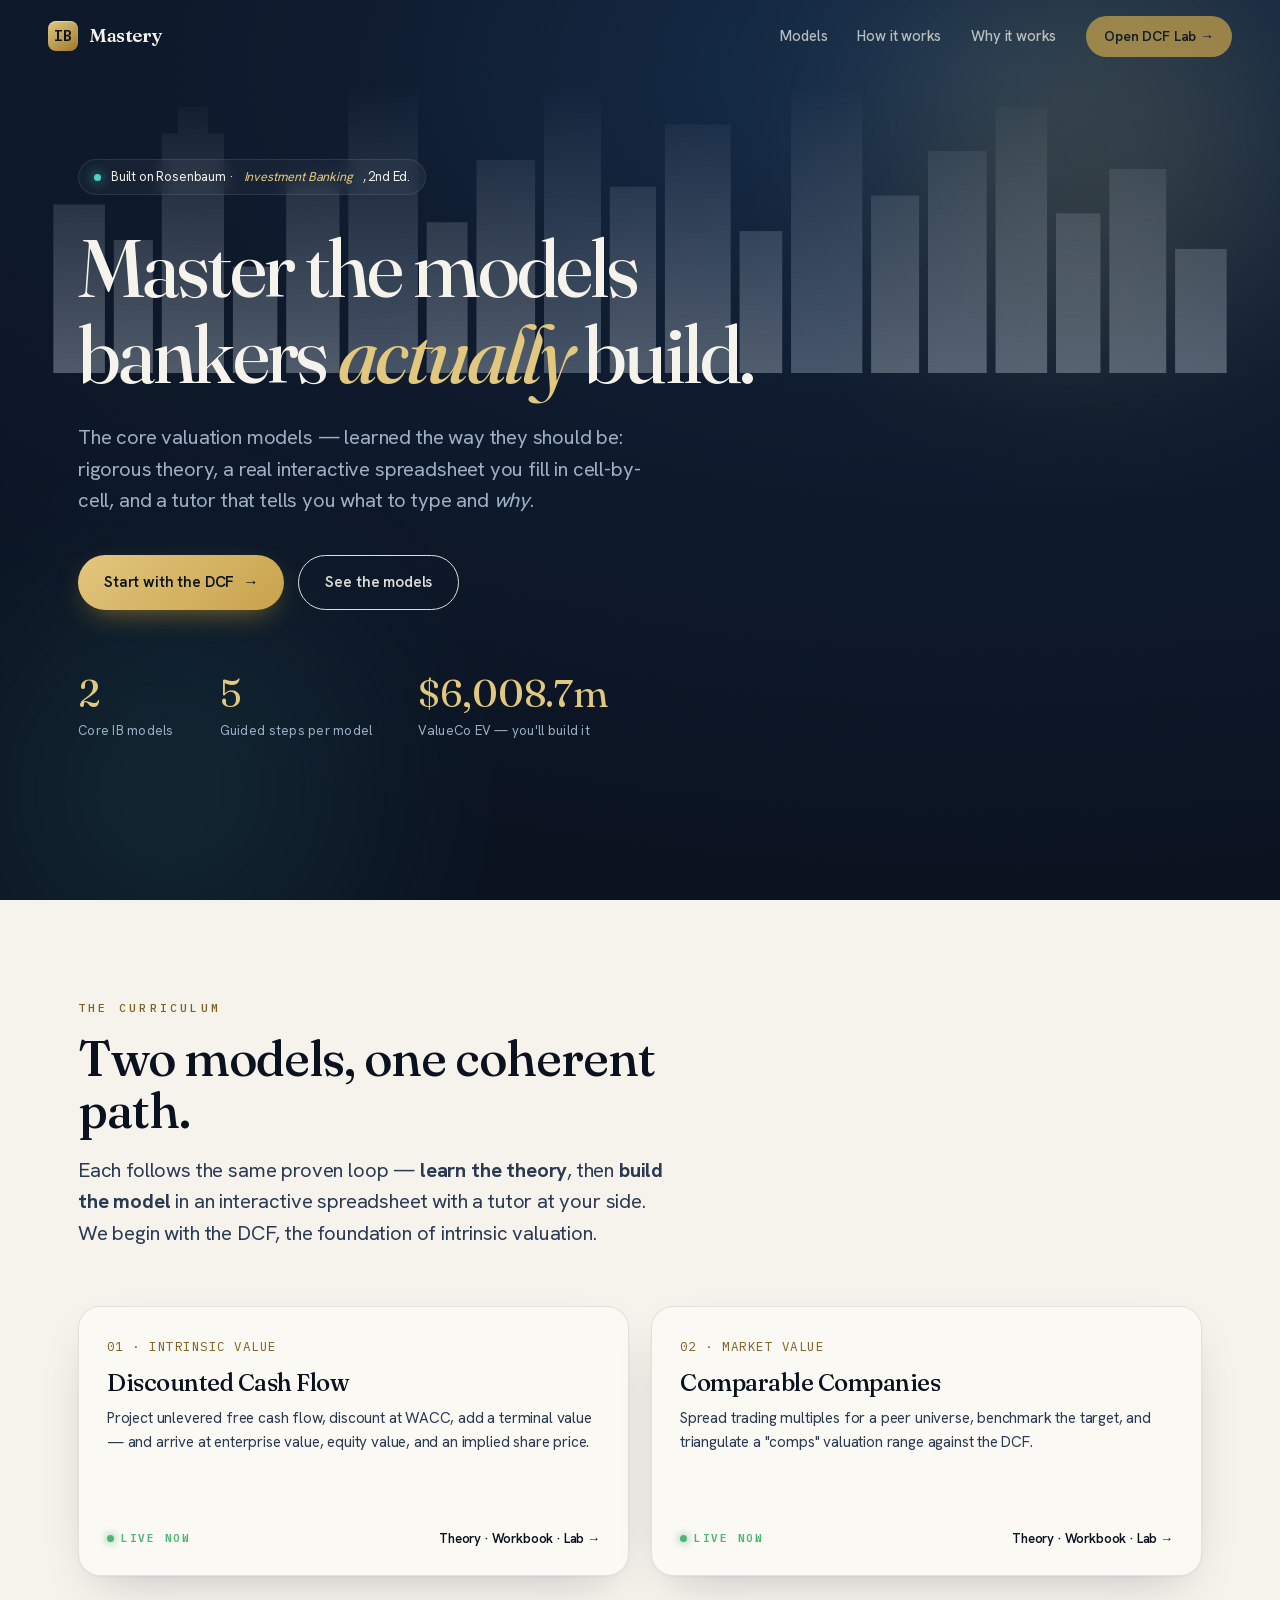
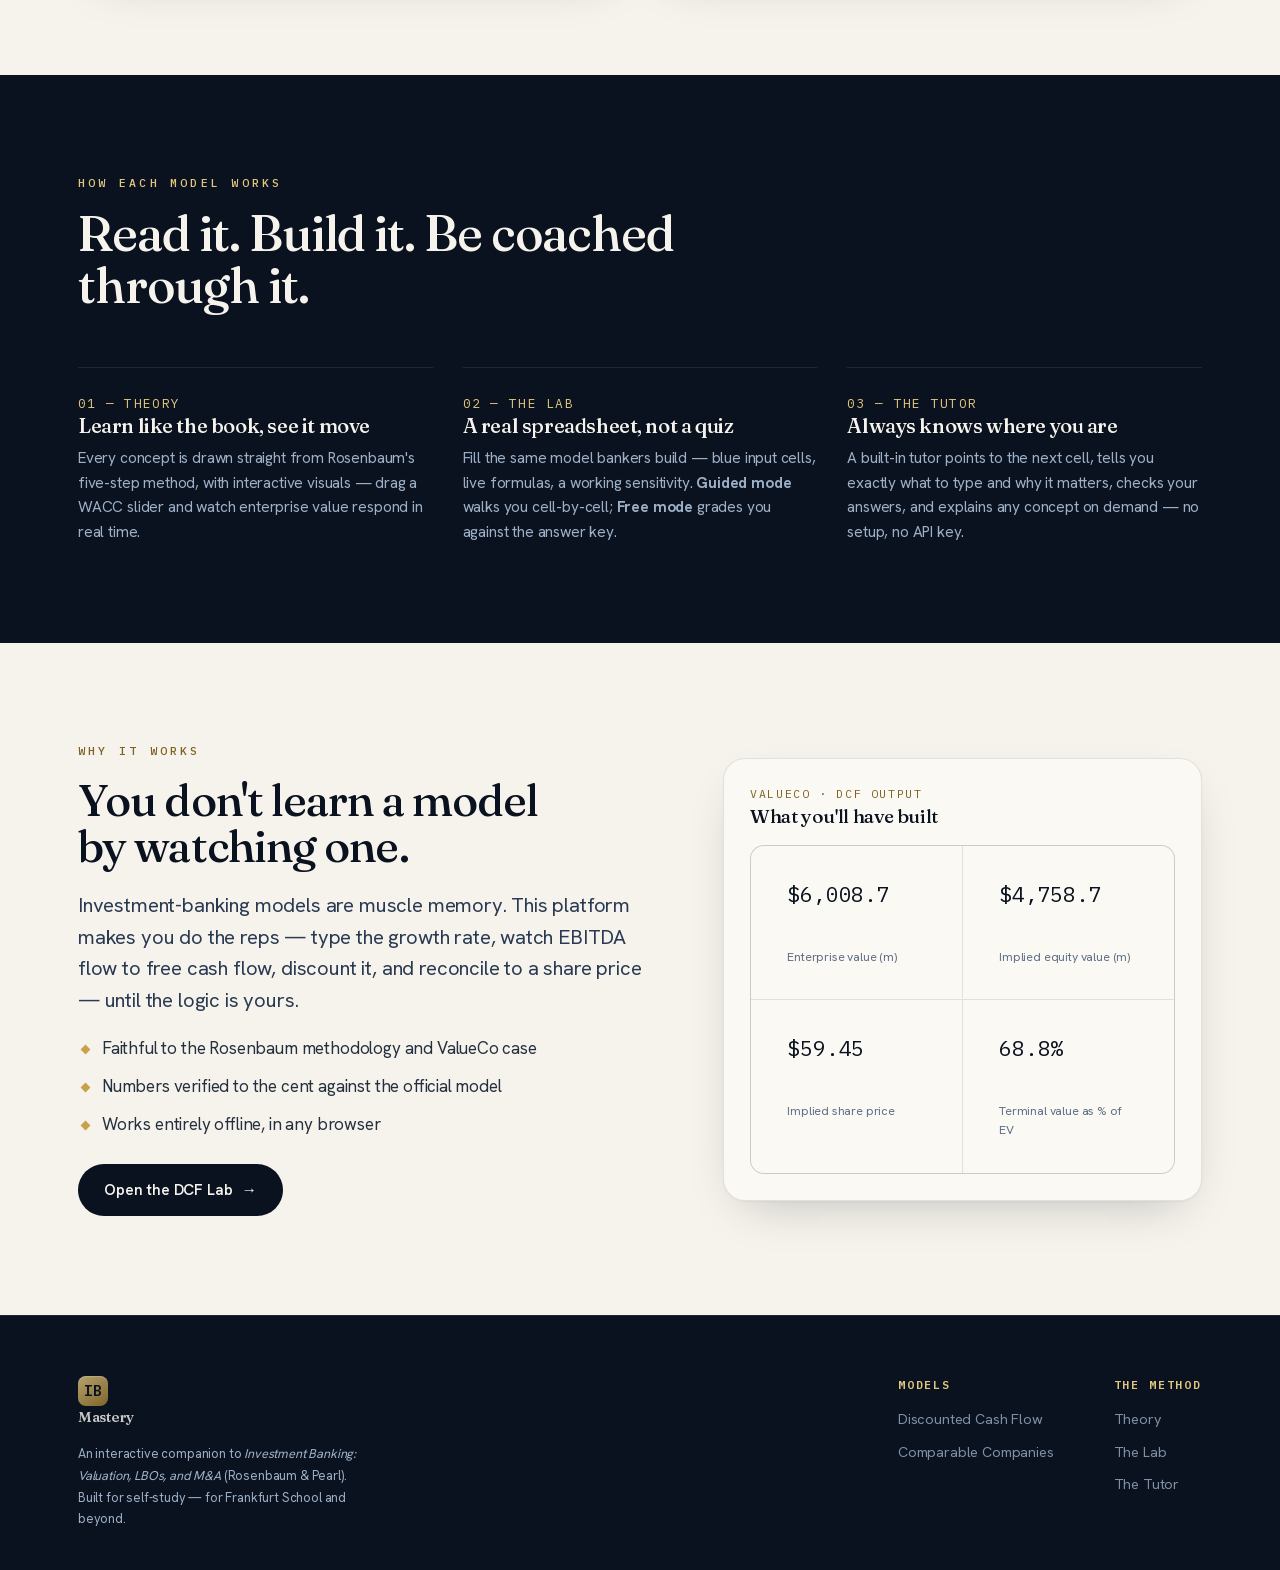
<file: index.html>
<!DOCTYPE html>
<html lang="en">
<head>
<meta charset="UTF-8" />
<meta name="viewport" content="width=device-width, initial-scale=1.0" />
<title>IB Mastery — Learn the Models of Investment Banking</title>
<meta name="description" content="An interactive way to master the core investment-banking models from Rosenbaum — theory, a real interactive spreadsheet, and a built-in tutor." />
<link rel="stylesheet" href="assets/fonts/fonts.css">
<link rel="stylesheet" href="css/app.css">
<link rel="stylesheet" href="css/dcf.css">
</head>
<body>

<!-- NAV -->
<nav class="nav dark" id="nav">
  <a href="index.html" class="brand"><span class="mark">IB</span> Mastery</a>
  <div class="nav-links">
    <a href="#models">Models</a>
    <a href="#how">How it works</a>
    <a href="#about">Why it works</a>
    <a href="dcf.html" class="nav-cta">Open DCF Lab →</a>
  </div>
</nav>

<!-- HERO -->
<header class="hero">
  <div class="hero-glow g1"></div>
  <div class="hero-glow g2"></div>
  <!-- self-drawn financial-district skyline -->
  <svg class="hero-skyline" viewBox="0 0 1440 420" preserveAspectRatio="xMidYEnd slice" aria-hidden="true" style="opacity:.32">
    <g fill="#cfe0f2">
      <rect x="60"  y="230" width="58" height="190"/><rect x="128" y="270" width="44" height="150"/>
      <rect x="182" y="150" width="70" height="270"/><rect x="200" y="120" width="34" height="40"/>
      <rect x="262" y="300" width="50" height="120"/><rect x="322" y="200" width="60" height="220"/>
      <rect x="392" y="90"  width="78" height="330"/><rect x="420" y="50" width="22" height="50"/>
      <rect x="480" y="250" width="46" height="170"/><rect x="536" y="180" width="66" height="240"/>
      <rect x="612" y="40"  width="64" height="380"/><rect x="636" y="8" width="16" height="40"/>
      <rect x="686" y="210" width="52" height="210"/><rect x="748" y="140" width="74" height="280"/>
      <rect x="832" y="260" width="48" height="160"/><rect x="890" y="100" width="80" height="320"/>
      <rect x="916" y="64" width="28" height="44"/>
      <rect x="980" y="220" width="54" height="200"/><rect x="1044" y="170" width="66" height="250"/>
      <rect x="1120" y="120" width="58" height="300"/><rect x="1188" y="240" width="50" height="180"/>
      <rect x="1248" y="190" width="64" height="230"/><rect x="1322" y="280" width="58" height="140"/>
    </g>
    <g fill="#8fb4dc" opacity="0.5">
      <rect x="392" y="90" width="78" height="330"/><rect x="612" y="40" width="64" height="380"/>
      <rect x="890" y="100" width="80" height="320"/>
    </g>
  </svg>

  <div class="wrap">
    <div class="hero-tag reveal in"><span class="dot"></span> Built on Rosenbaum · <em style="font-style:italic;color:var(--gold-soft)">Investment Banking</em>, 2nd&nbsp;Ed.</div>
    <h1 class="display reveal in" data-delay="1">Master the models<br>bankers <em>actually</em> build.</h1>
    <p class="lead reveal in" data-delay="2">The core valuation models — learned the way they should be: rigorous theory, a real interactive spreadsheet you fill in cell-by-cell, and a tutor that tells you what to type and <em>why</em>.</p>
    <div class="hero-actions reveal in" data-delay="3">
      <a href="dcf.html" class="btn btn-gold">Start with the DCF <span class="arrow">→</span></a>
      <a href="#models" class="btn btn-ghost">See the models</a>
    </div>
    <div class="hero-stats reveal in" data-delay="4">
      <div class="hero-stat"><div class="n mono" data-count="2">2</div><div class="l">Core IB models</div></div>
      <div class="hero-stat"><div class="n mono" data-count="5">5</div><div class="l">Guided steps per model</div></div>
      <div class="hero-stat"><div class="n">$6,008.7m</div><div class="l">ValueCo EV — you'll build it</div></div>
    </div>
  </div>
</header>

<!-- MODELS -->
<section class="section" id="models">
  <div class="wrap">
    <div class="sec-head reveal">
      <div class="eyebrow">The curriculum</div>
      <h2>Two models, one coherent path.</h2>
      <p class="lead">Each follows the same proven loop — <strong>learn the theory</strong>, then <strong>build the model</strong> in an interactive spreadsheet with a tutor at your side. We begin with the DCF, the foundation of intrinsic valuation.</p>
    </div>

    <div class="grid-cards">
      <a class="card live reveal" href="dcf.html" data-delay="1">
        <div class="idx">01 · INTRINSIC VALUE</div>
        <h3>Discounted Cash Flow</h3>
        <p>Project unlevered free cash flow, discount at WACC, add a terminal value — and arrive at enterprise value, equity value, and an implied share price.</p>
        <div class="foot"><span class="tag-live">Live now</span><span>Theory · Workbook · Lab →</span></div>
      </a>
      <a class="card live reveal" href="comps.html" data-delay="2">
        <div class="idx">02 · MARKET VALUE</div>
        <h3>Comparable Companies</h3>
        <p>Spread trading multiples for a peer universe, benchmark the target, and triangulate a "comps" valuation range against the DCF.</p>
        <div class="foot"><span class="tag-live">Live now</span><span>Theory · Workbook · Lab →</span></div>
      </a>
    </div>
  </div>
</section>

<!-- HOW IT WORKS (dark band) -->
<section class="section dark-band" id="how">
  <div class="wrap">
    <div class="sec-head reveal">
      <div class="eyebrow" style="color:var(--gold-soft)">How each model works</div>
      <h2>Read it. Build it. Be coached through it.</h2>
    </div>
    <div class="feat">
      <div class="item reveal" data-delay="1">
        <div class="num">01 — THEORY</div>
        <h4>Learn like the book, see it move</h4>
        <p>Every concept is drawn straight from Rosenbaum's five-step method, with interactive visuals — drag a WACC slider and watch enterprise value respond in real time.</p>
      </div>
      <div class="item reveal" data-delay="2">
        <div class="num">02 — THE LAB</div>
        <h4>A real spreadsheet, not a quiz</h4>
        <p>Fill the same model bankers build — blue input cells, live formulas, a working sensitivity. <strong>Guided mode</strong> walks you cell-by-cell; <strong>Free mode</strong> grades you against the answer key.</p>
      </div>
      <div class="item reveal" data-delay="3">
        <div class="num">03 — THE TUTOR</div>
        <h4>Always knows where you are</h4>
        <p>A built-in tutor points to the next cell, tells you exactly what to type and why it matters, checks your answers, and explains any concept on demand — no setup, no API key.</p>
      </div>
    </div>
  </div>
</section>

<!-- WHY / ABOUT -->
<section class="section" id="about">
  <div class="wrap" style="display:grid;grid-template-columns:1.1fr .9fr;gap:60px;align-items:center;">
    <div class="reveal">
      <div class="eyebrow">Why it works</div>
      <h2 style="font-size:clamp(1.9rem,3.6vw,2.8rem);margin:16px 0 20px;">You don't learn a model<br>by watching one.</h2>
      <p class="lead" style="margin-bottom:18px;">Investment-banking models are muscle memory. This platform makes you do the reps — type the growth rate, watch EBITDA flow to free cash flow, discount it, and reconcile to a share price — until the logic is yours.</p>
      <ul style="list-style:none;">
        <li style="position:relative;padding-left:24px;margin-bottom:11px;color:#25303f;"><span style="position:absolute;left:4px;top:11px;width:7px;height:7px;background:var(--gold);transform:rotate(45deg);"></span> Faithful to the Rosenbaum methodology and ValueCo case</li>
        <li style="position:relative;padding-left:24px;margin-bottom:11px;color:#25303f;"><span style="position:absolute;left:4px;top:11px;width:7px;height:7px;background:var(--gold);transform:rotate(45deg);"></span> Numbers verified to the cent against the official model</li>
        <li style="position:relative;padding-left:24px;margin-bottom:11px;color:#25303f;"><span style="position:absolute;left:4px;top:11px;width:7px;height:7px;background:var(--gold);transform:rotate(45deg);"></span> Works entirely offline, in any browser</li>
      </ul>
      <a href="dcf.html" class="btn btn-dark" style="margin-top:14px;">Open the DCF Lab <span class="arrow">→</span></a>
    </div>
    <div class="reveal" data-delay="2">
      <!-- candlestick / valuation motif -->
      <div class="widget" style="margin:0;">
        <div class="wh">ValueCo · DCF output</div>
        <h3 style="margin-bottom:18px;">What you'll have built</h3>
        <div class="valueco-strip" style="grid-template-columns:1fr 1fr;margin:0;">
          <div><div class="v">$6,008.7</div><div class="l">Enterprise value (m)</div></div>
          <div><div class="v">$4,758.7</div><div class="l">Implied equity value (m)</div></div>
          <div><div class="v">$59.45</div><div class="l">Implied share price</div></div>
          <div><div class="v">68.8%</div><div class="l">Terminal value as % of EV</div></div>
        </div>
      </div>
    </div>
  </div>
</section>

<!-- FOOTER -->
<footer class="footer" id="footer">
  <div class="wrap">
    <div>
      <a href="index.html" class="brand"><span class="mark">IB</span> Mastery</a>
      <small>An interactive companion to <em>Investment Banking: Valuation, LBOs, and M&A</em> (Rosenbaum & Pearl). Built for self-study — for Frankfurt School and beyond.</small>
    </div>
    <div class="cols">
      <div>
        <h5>Models</h5>
        <a href="dcf.html">Discounted Cash Flow</a>
        <a href="comps.html">Comparable Companies</a>
      </div>
      <div>
        <h5>The method</h5>
        <a href="#how">Theory</a>
        <a href="#how">The Lab</a>
        <a href="#how">The Tutor</a>
      </div>
    </div>
  </div>
</footer>

<script src="js/site.js"></script>
</body>
</html>
</file>
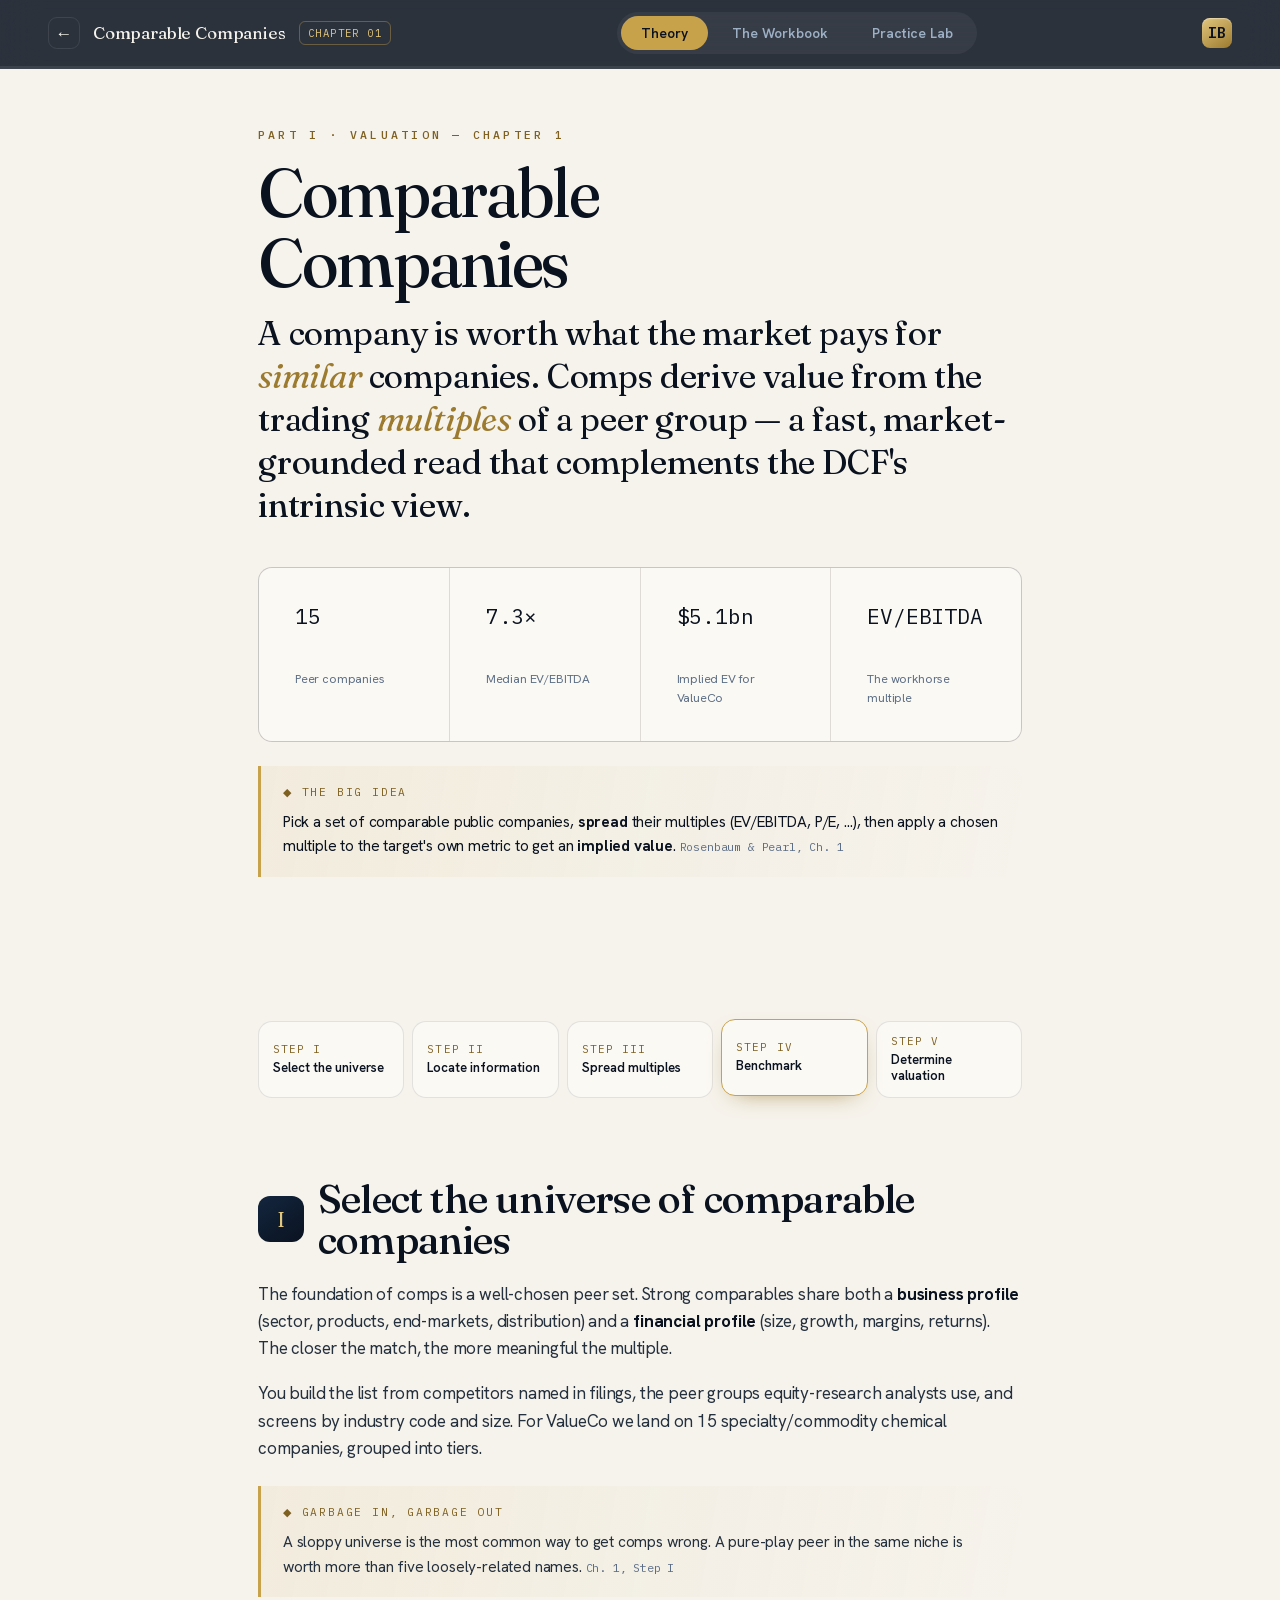
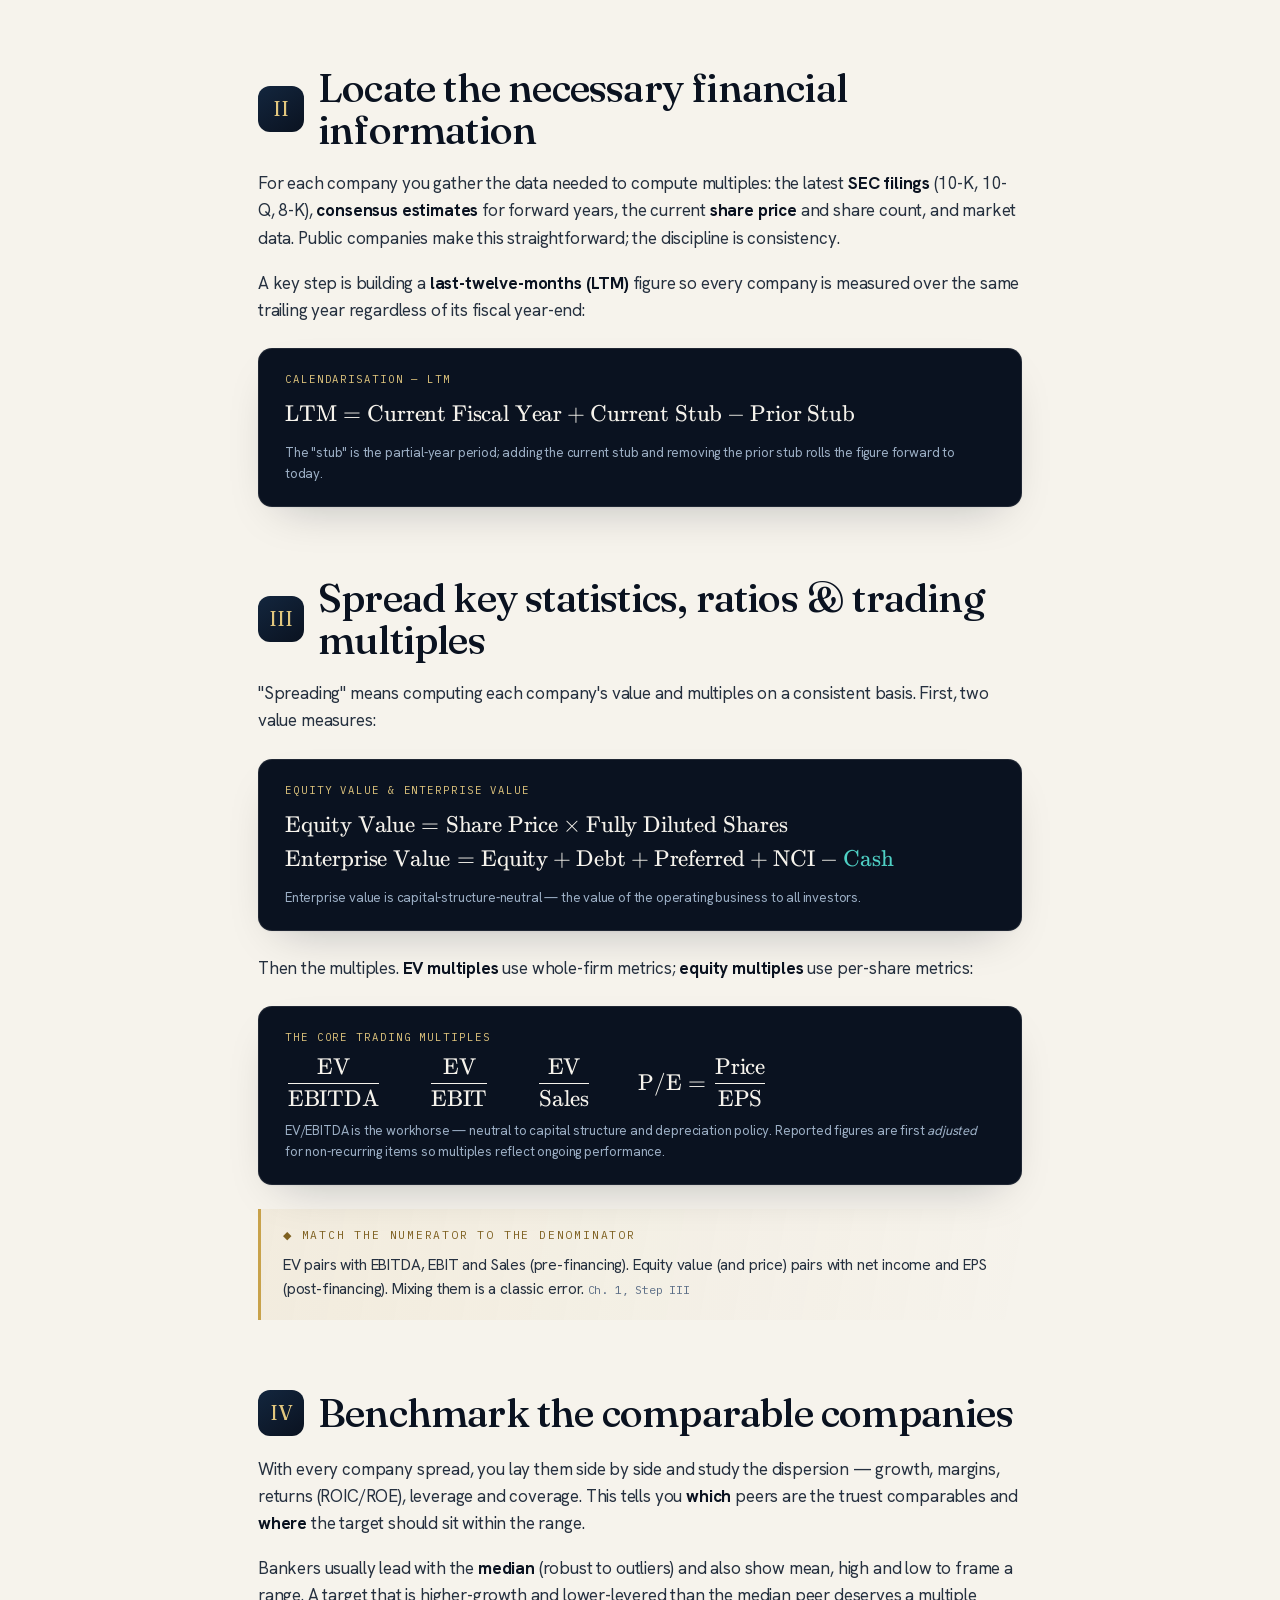
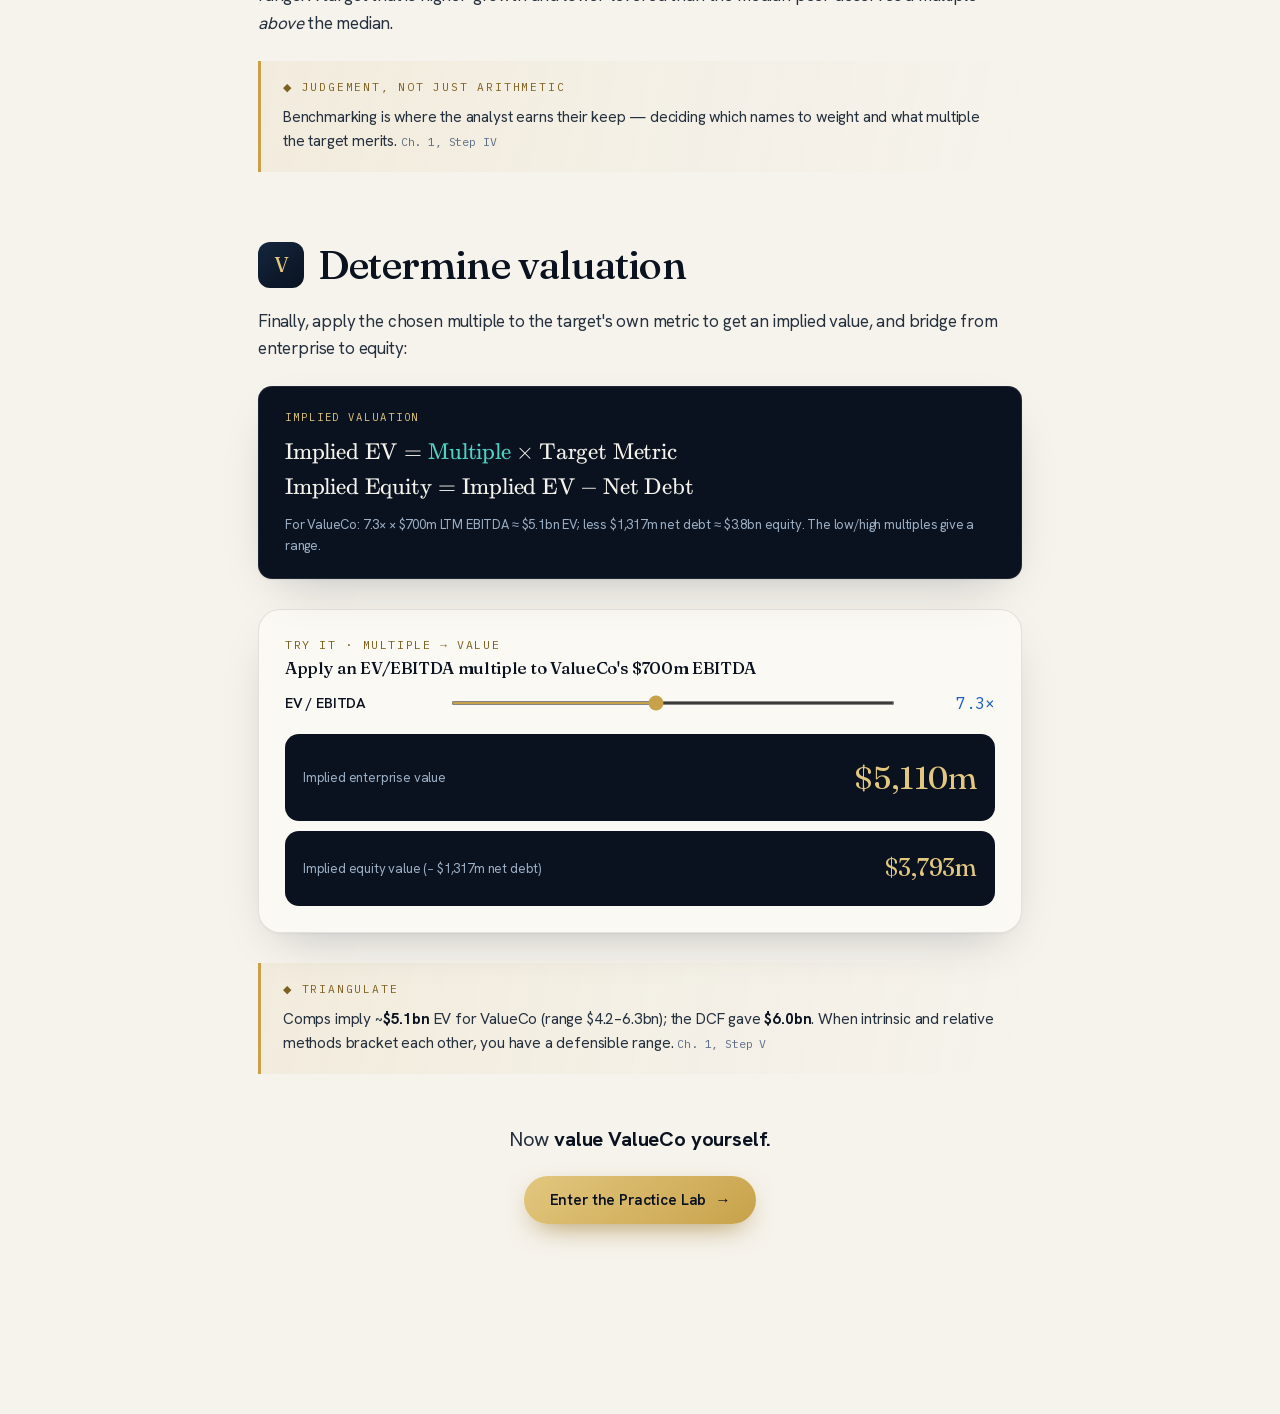
<file: comps.html>
<!DOCTYPE html>
<html lang="en">
<head>
<meta charset="UTF-8" />
<meta name="viewport" content="width=device-width, initial-scale=1.0" />
<title>Comparable Companies — IB Mastery</title>
<link rel="stylesheet" href="assets/fonts/fonts.css">
<link rel="stylesheet" href="assets/katex/katex.min.css">
<link rel="stylesheet" href="css/app.css">
<link rel="stylesheet" href="css/dcf.css">
<link rel="stylesheet" href="css/workbook.css">
</head>
<body>

<div class="mod-bar" id="modbar">
  <div class="row">
    <div class="mod-title">
      <a href="index.html" class="back" title="All models" aria-label="Back to all models">←</a>
      <span>Comparable Companies</span>
      <span class="chip">CHAPTER 01</span>
    </div>
    <div class="mod-tabs" role="tablist">
      <button id="tab-theory" class="active" role="tab" aria-controls="pane-theory" aria-selected="true" onclick="switchTab('theory')">Theory</button>
      <button id="tab-workbook" role="tab" aria-controls="pane-workbook" aria-selected="false" onclick="switchTab('workbook')">The Workbook</button>
      <button id="tab-practice" role="tab" aria-controls="pane-practice" aria-selected="false" onclick="switchTab('practice')">Practice Lab</button>
    </div>
    <a href="index.html" class="brand" style="font-size:1rem;color:var(--paper)"><span class="mark">IB</span></a>
  </div>
  <div class="mod-progress"><div class="bar" id="progressbar"></div></div>
</div>

<main class="module">

<!-- ============================= THEORY ============================= -->
<section class="pane active" id="pane-theory" role="tabpanel" aria-labelledby="tab-theory">
  <div class="theory">
    <div class="eyebrow">Part I · Valuation — Chapter 1</div>
    <h1 class="display" style="font-size:clamp(2.4rem,6vw,4.2rem);margin:14px 0;">Comparable<br>Companies</h1>
    <p class="lede">A company is worth what the market pays for <em>similar</em> companies. Comps derive value from the trading <em>multiples</em> of a peer group — a fast, market-grounded read that complements the DCF's intrinsic view.</p>

    <div class="valueco-strip">
      <div><div class="v">15</div><div class="l">Peer companies</div></div>
      <div><div class="v">7.3×</div><div class="l">Median EV/EBITDA</div></div>
      <div><div class="v">$5.1bn</div><div class="l">Implied EV for ValueCo</div></div>
      <div><div class="v">EV/EBITDA</div><div class="l">The workhorse multiple</div></div>
    </div>

    <div class="callout">
      <div class="h">◆ The big idea</div>
      <p>Pick a set of comparable public companies, <strong>spread</strong> their multiples (EV/EBITDA, P/E, …), then apply a chosen multiple to the target's own metric to get an <strong>implied value</strong>. <span class="cite">Rosenbaum &amp; Pearl, Ch. 1</span></p>
    </div>
  </div>

  <div class="step-rail">
    <button type="button" class="step-pill on" onclick="goStep(1)"><div class="k">STEP I</div><div class="t">Select the universe</div></button>
    <button type="button" class="step-pill" onclick="goStep(2)"><div class="k">STEP II</div><div class="t">Locate information</div></button>
    <button type="button" class="step-pill" onclick="goStep(3)"><div class="k">STEP III</div><div class="t">Spread multiples</div></button>
    <button type="button" class="step-pill" onclick="goStep(4)"><div class="k">STEP IV</div><div class="t">Benchmark</div></button>
    <button type="button" class="step-pill" onclick="goStep(5)"><div class="k">STEP V</div><div class="t">Determine valuation</div></button>
  </div>

  <div class="theory">

    <div class="chapter" id="step1">
      <div class="kicker"><div class="step-no">I</div><h2>Select the universe of comparable companies</h2></div>
      <p>The foundation of comps is a well-chosen peer set. Strong comparables share both a <strong>business profile</strong> (sector, products, end-markets, distribution) and a <strong>financial profile</strong> (size, growth, margins, returns). The closer the match, the more meaningful the multiple.</p>
      <p>You build the list from competitors named in filings, the peer groups equity-research analysts use, and screens by industry code and size. For ValueCo we land on 15 specialty/commodity chemical companies, grouped into tiers.</p>
      <div class="callout"><div class="h">◆ Garbage in, garbage out</div><p>A sloppy universe is the most common way to get comps wrong. A pure-play peer in the same niche is worth more than five loosely-related names. <span class="cite">Ch. 1, Step I</span></p></div>
    </div>

    <div class="chapter" id="step2">
      <div class="kicker"><div class="step-no">II</div><h2>Locate the necessary financial information</h2></div>
      <p>For each company you gather the data needed to compute multiples: the latest <strong>SEC filings</strong> (10-K, 10-Q, 8-K), <strong>consensus estimates</strong> for forward years, the current <strong>share price</strong> and share count, and market data. Public companies make this straightforward; the discipline is consistency.</p>
      <p>A key step is building a <strong>last-twelve-months (LTM)</strong> figure so every company is measured over the same trailing year regardless of its fiscal year-end:</p>
      <div class="formula"><div class="lbl">Calendarisation — LTM</div>
        <div class="eq" data-tex="\text{LTM} = \text{Current Fiscal Year} + \text{Current Stub} - \text{Prior Stub}"></div>
        <div class="note">The "stub" is the partial-year period; adding the current stub and removing the prior stub rolls the figure forward to today.</div></div>
    </div>

    <div class="chapter" id="step3">
      <div class="kicker"><div class="step-no">III</div><h2>Spread key statistics, ratios &amp; trading multiples</h2></div>
      <p>"Spreading" means computing each company's value and multiples on a consistent basis. First, two value measures:</p>
      <div class="formula"><div class="lbl">Equity value &amp; enterprise value</div>
        <div class="eq" data-tex="\text{Equity Value} = \text{Share Price} \times \text{Fully Diluted Shares}"></div>
        <div class="eq" data-tex="\text{Enterprise Value} = \text{Equity} + \text{Debt} + \text{Preferred} + \text{NCI} - \textcolor{#4FD1C5}{\text{Cash}}"></div>
        <div class="note">Enterprise value is capital-structure-neutral — the value of the operating business to all investors.</div></div>
      <p>Then the multiples. <strong>EV multiples</strong> use whole-firm metrics; <strong>equity multiples</strong> use per-share metrics:</p>
      <div class="formula"><div class="lbl">The core trading multiples</div>
        <div class="eq" data-tex="\frac{\text{EV}}{\text{EBITDA}}\qquad \frac{\text{EV}}{\text{EBIT}}\qquad \frac{\text{EV}}{\text{Sales}}\qquad \text{P/E}=\frac{\text{Price}}{\text{EPS}}"></div>
        <div class="note">EV/EBITDA is the workhorse — neutral to capital structure and depreciation policy. Reported figures are first <em>adjusted</em> for non-recurring items so multiples reflect ongoing performance.</div></div>
      <div class="callout"><div class="h">◆ Match the numerator to the denominator</div><p>EV pairs with EBITDA, EBIT and Sales (pre-financing). Equity value (and price) pairs with net income and EPS (post-financing). Mixing them is a classic error. <span class="cite">Ch. 1, Step III</span></p></div>
    </div>

    <div class="chapter" id="step4">
      <div class="kicker"><div class="step-no">IV</div><h2>Benchmark the comparable companies</h2></div>
      <p>With every company spread, you lay them side by side and study the dispersion — growth, margins, returns (ROIC/ROE), leverage and coverage. This tells you <strong>which</strong> peers are the truest comparables and <strong>where</strong> the target should sit within the range.</p>
      <p>Bankers usually lead with the <strong>median</strong> (robust to outliers) and also show mean, high and low to frame a range. A target that is higher-growth and lower-levered than the median peer deserves a multiple <em>above</em> the median.</p>
      <div class="callout"><div class="h">◆ Judgement, not just arithmetic</div><p>Benchmarking is where the analyst earns their keep — deciding which names to weight and what multiple the target merits. <span class="cite">Ch. 1, Step IV</span></p></div>
    </div>

    <div class="chapter" id="step5">
      <div class="kicker"><div class="step-no">V</div><h2>Determine valuation</h2></div>
      <p>Finally, apply the chosen multiple to the target's own metric to get an implied value, and bridge from enterprise to equity:</p>
      <div class="formula"><div class="lbl">Implied valuation</div>
        <div class="eq" data-tex="\text{Implied EV} = \textcolor{#4FD1C5}{\text{Multiple}} \times \text{Target Metric}"></div>
        <div class="eq" data-tex="\text{Implied Equity} = \text{Implied EV} - \text{Net Debt}"></div>
        <div class="note">For ValueCo: 7.3× × $700m LTM EBITDA ≈ $5.1bn EV; less $1,317m net debt ≈ $3.8bn equity. The low/high multiples give a range.</div></div>

      <div class="widget" id="cw">
        <div class="wh">Try it · multiple → value</div>
        <h4>Apply an EV/EBITDA multiple to ValueCo's $700m EBITDA</h4>
        <div class="slider-row"><label>EV / EBITDA</label><input type="range" id="cw-mult" min="5" max="10" value="7.3" step="0.1"><div class="out" id="cw-mult-o">7.3×</div></div>
        <div class="result"><span class="rl">Implied enterprise value</span><span class="rv mono" id="cw-ev">$0</span></div>
        <div class="result" style="margin-top:10px;"><span class="rl">Implied equity value (− $1,317m net debt)</span><span class="rv mono" id="cw-eq" style="font-size:1.5rem;">$0</span></div>
      </div>

      <div class="callout"><div class="h">◆ Triangulate</div><p>Comps imply ~<strong>$5.1bn</strong> EV for ValueCo (range $4.2–6.3bn); the DCF gave <strong>$6.0bn</strong>. When intrinsic and relative methods bracket each other, you have a defensible range. <span class="cite">Ch. 1, Step V</span></p></div>

      <div style="text-align:center;margin-top:50px;">
        <p class="lead" style="margin-bottom:20px;">Now <strong>value ValueCo yourself.</strong></p>
        <button class="btn btn-gold" onclick="switchTab('practice')">Enter the Practice Lab <span class="arrow">→</span></button>
      </div>
    </div>
  </div>
</section>

<!-- ============================= THE WORKBOOK ============================= -->
<section class="pane" id="pane-workbook" role="tabpanel" aria-labelledby="tab-workbook">
  <div class="wb">
    <div class="wb-main">
      <div class="wb-intro">
        <div class="wh">The real model</div>
        <h3>The comps workbook, tab by tab</h3>
        <p>The actual Rosenbaum comps file flows: a <strong>List</strong> of comparable companies → a detailed <strong>Spread</strong> page for each → <strong>Benchmarking</strong> → the <strong>Output</strong> summary. Pick a tab, then <strong>click any cell</strong> to see its real formula and a plain-English explanation — every line.</p>
        <div class="wb-map" id="wb-map"></div>
      </div>
      <div class="wb-subnav" id="wb-subnav"></div>
      <div class="wb-sheet-head" id="wb-sheet-head"></div>
      <div class="wb-toolbar">
        <div class="wb-legend">
          <span><i class="lg-input"></i> Input (keyed in)</span>
          <span><i class="lg-formula"></i> Formula</span>
          <span><i class="lg-link"></i> Link to another tab</span>
        </div>
        <div class="wb-toggles">
          <button onclick="toggleWbFormulas(this)">Show formulas</button>
          <button onclick="toggleWbHighlight(this)">Highlight inputs</button>
        </div>
      </div>
      <div class="wb-grid-wrap" id="wb-grid" tabindex="0" role="region" aria-label="Spreadsheet (scrollable)"></div>
      <div class="wb-lines" id="wb-lines"></div>
    </div>
    <aside class="wb-explain" id="wb-explain"></aside>
  </div>
</section>

<!-- ============================= PRACTICE ============================= -->
<section class="pane" id="pane-practice" role="tabpanel" aria-labelledby="tab-practice">
  <div class="lab">
    <div class="lab-main">
      <div class="lab-intro">
        <div class="wh">The assignment</div>
        <h3>Value ValueCo with the comparable companies</h3>
        <p>You've spread the peer group and have their multiples. Now apply them to <strong>ValueCo</strong> to get an implied valuation — and compare it with the DCF. Type each number from the <strong>Case Brief</strong> into its <strong style="color:var(--blue-input)">blue cell</strong>; the black cells compute automatically.</p>
        <div class="li-steps">
          <div><span>1</span> Read the <strong>Case Brief</strong> — ValueCo's metrics and the comp multiples.</div>
          <div><span>2</span> Stay in <strong>Guided</strong> mode; the tutor explains each cell.</div>
          <div><span>3</span> See the implied EV land near <strong>$5.1bn</strong> — just below the DCF's $6.0bn.</div>
        </div>
        <button class="btn btn-gold" onclick="startGuided()" style="margin-top:6px;">▶ Start the guided walkthrough</button>
      </div>

      <details class="case-brief" id="casebrief" open>
        <summary><span class="cb-ico">📋</span> Case Brief — the data you've been given <span class="cb-hint">(click to collapse)</span></summary>
        <div class="cb-body">
          <p class="cb-note">ValueCo's LTM metrics, its net-debt items, and the comparable companies' benchmark multiples (from the Output tab). Enter each into its blue cell.</p>
          <div class="cb-block">
            <div class="cb-title">① ValueCo — LTM metrics <span>→ §① · $ in millions</span></div>
            <div class="cb-grid g5">
              <div><div class="k">LTM EBITDA</div><div class="v">700</div></div>
              <div><div class="k">LTM EBIT</div><div class="v">500</div></div>
              <div><div class="k">LTM Sales</div><div class="v">3,385</div></div>
              <div><div class="k">Total debt</div><div class="v">1,500</div></div>
              <div><div class="k">Cash</div><div class="v">183</div></div>
            </div>
          </div>
          <div class="cb-block">
            <div class="cb-title">② Comp benchmark multiples <span>→ §③ &amp; §⑥ · from Output</span></div>
            <div class="cb-grid g5">
              <div><div class="k">EV/EBITDA median</div><div class="v">7.3×</div></div>
              <div><div class="k">EV/EBIT median</div><div class="v">9.9×</div></div>
              <div><div class="k">EV/Sales median</div><div class="v">1.1×</div></div>
              <div><div class="k">EV/EBITDA low</div><div class="v">6.0×</div></div>
              <div><div class="k">EV/EBITDA high</div><div class="v">9.0×</div></div>
            </div>
            <p class="cb-src">Apply a multiple to the matching metric: implied EV = multiple × metric. Then equity = EV − net debt (1,500 − 183 = 1,317).</p>
          </div>
        </div>
      </details>

      <div class="lab-toolbar">
        <div class="mode-toggle">
          <button id="m-guided" class="active" onclick="setMode('guided')">Guided</button>
          <button id="m-free" onclick="setMode('free')">Free build</button>
        </div>
        <div class="lab-actions">
          <button class="mini-btn" onclick="checkAll()">✓ Check my answers</button>
          <button class="mini-btn" onclick="resetSheet()">↺ Reset</button>
          <button class="mini-btn gold" onclick="revealAll()">Reveal solution</button>
        </div>
      </div>

      <div class="complete-banner" id="complete">
        <div style="font-size:2rem;">✓</div>
        <div><h4>Valued — and it triangulates with the DCF.</h4><p id="complete-sub"></p></div>
      </div>

      <div class="scorecard" id="scorecard">
        <div class="score-pill"><div class="l">Implied EV (EV/EBITDA)</div><div class="v mono" id="sc-ev">$0</div></div>
        <div class="score-pill"><div class="l">Implied equity value</div><div class="v mono" id="sc-eq">$0</div></div>
        <div class="score-pill"><div class="l">EV range</div><div class="v mono" id="sc-range" style="font-size:1rem;">—</div></div>
        <div class="score-pill"><div class="l">Cells correct</div><div class="v mono" id="sc-cells">0 / 10</div></div>
      </div>

      <div class="sheet-wrap" style="max-width:600px;" tabindex="0" role="region" aria-label="Spreadsheet (scrollable)"><div id="sheet"></div></div>
      <p style="font-size:.8rem;color:var(--slate-soft);margin-top:14px;">
        <span style="display:inline-block;width:11px;height:11px;background:rgba(31,111,235,.12);box-shadow:inset 0 0 0 1px rgba(31,111,235,.4);vertical-align:middle;border-radius:2px;"></span>
        Blue cells are inputs — your job. Black cells calculate automatically.
      </p>
    </div>

    <aside class="tutor">
      <div class="tutor-head">
        <div class="tutor-avatar">AI</div>
        <div class="ti"><h5>Your Comps Tutor</h5><span>Always knows where you are</span></div>
      </div>
      <div class="tutor-log" id="tutorlog"></div>
      <div class="tutor-chips" id="tutorchips"></div>
      <div class="tutor-input">
        <input id="tutorinput" placeholder="Ask anything — e.g. why EV/EBITDA?" autocomplete="off">
        <button onclick="sendTutor()" title="Send" aria-label="Send message">→</button>
      </div>
    </aside>
  </div>
</section>

</main>

<div class="coach" id="coach"></div>

<script src="assets/katex/katex.min.js"></script>
<script>
  var WB_CONFIG = {
    defaultTab: 'Output',
    tabs: [
      { id: 'List',   sub: 'universe' },
      { id: 'Spread', sub: 'one company' },
      { id: 'Bench',  sub: 'benchmarking' },
      { id: 'Output', sub: 'summary' },
    ],
    map: [
      { id: 'List',   nk: 'List',   nt: 'The universe of comparables', nd: 'Pick similar companies →' },
      { id: 'Spread', nk: 'Spread', nt: 'Spread each company', nd: 'Adjust · LTM · multiples →' },
      { id: 'Bench',  nk: 'Bench',  nt: 'Benchmark the set', nd: 'Returns · leverage · growth →' },
      { id: 'Output', nk: 'Output', nt: 'Output summary', nd: 'Multiples → value the target', out: true },
    ],
  };
</script>
<script src="js/comps-data.js"></script>
<script src="js/comps-notes.js"></script>
<script src="js/workbook.js"></script>
<script src="js/comps-engine.js"></script>
<script src="js/comps-model.js"></script>
<script src="js/comps-tutor.js"></script>
<script src="js/comps-practice.js"></script>
<script src="js/comps-theory.js"></script>
</body>
</html>
</file>
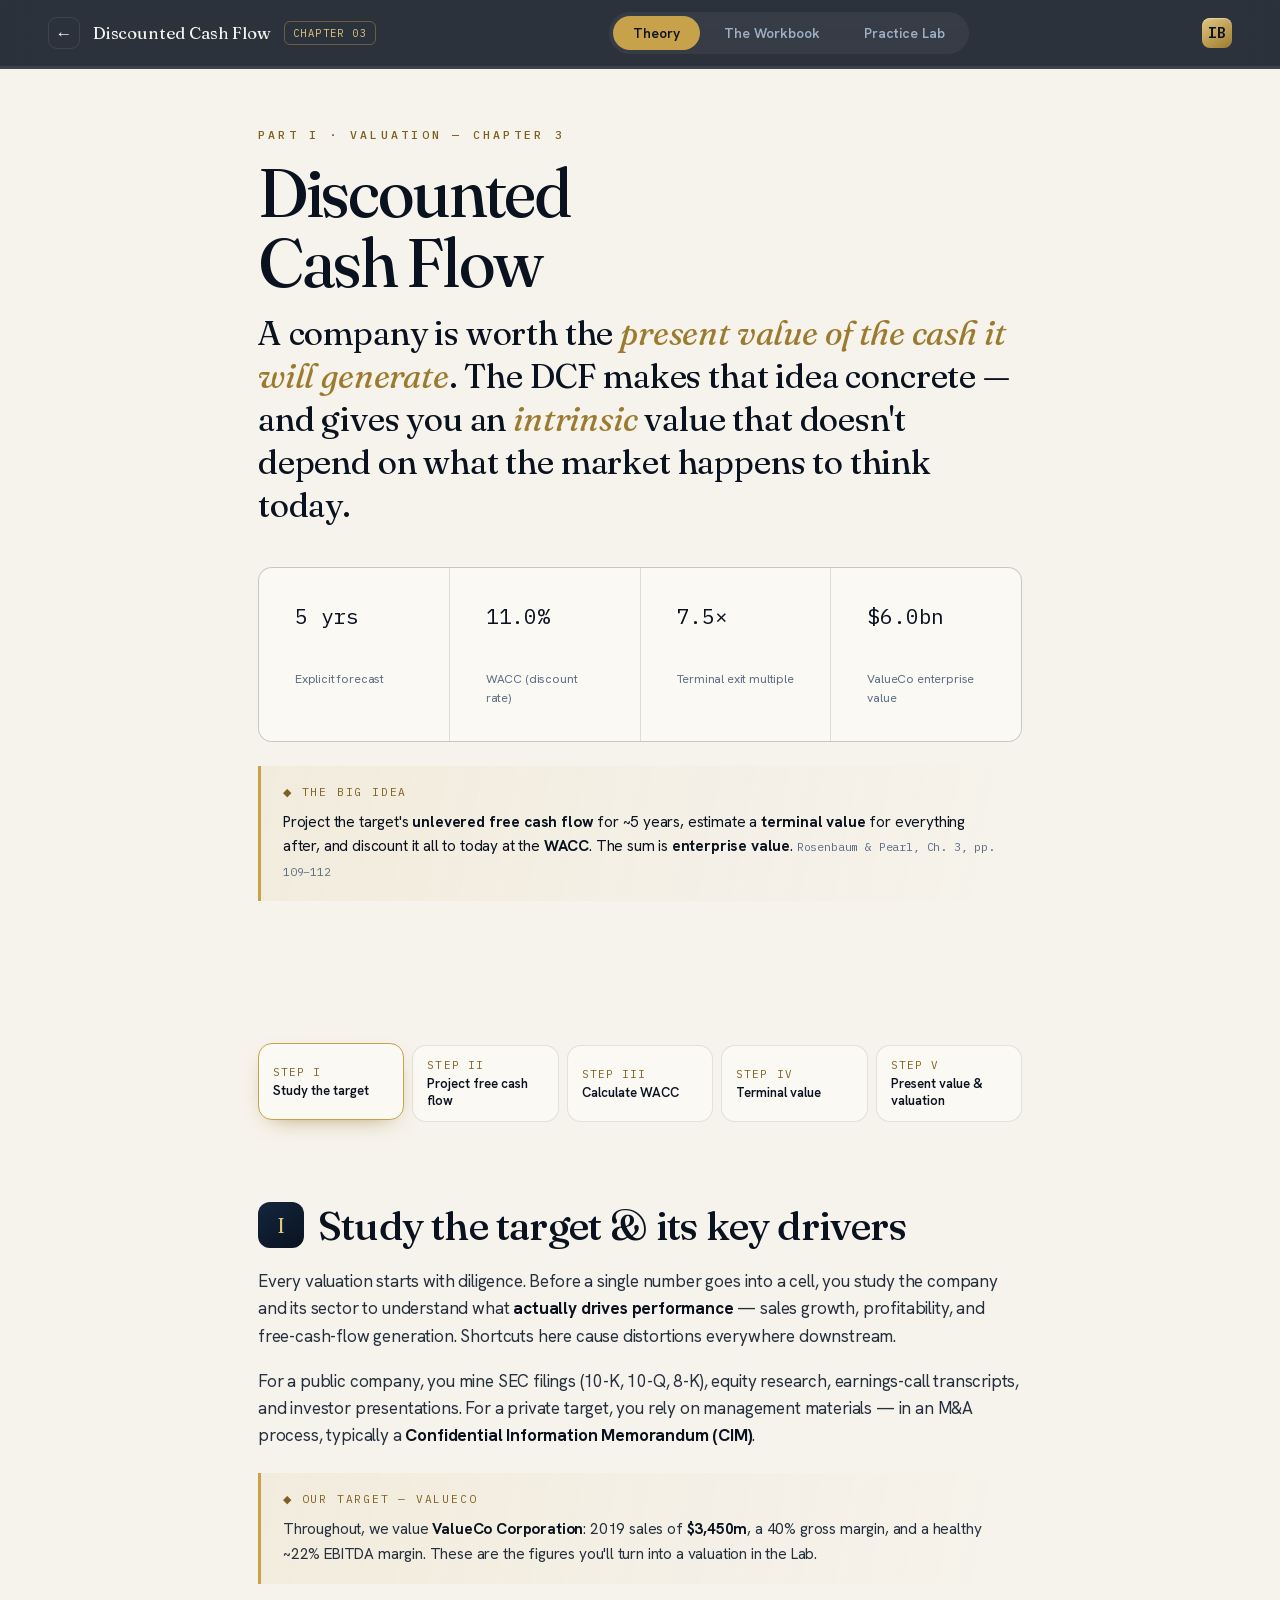
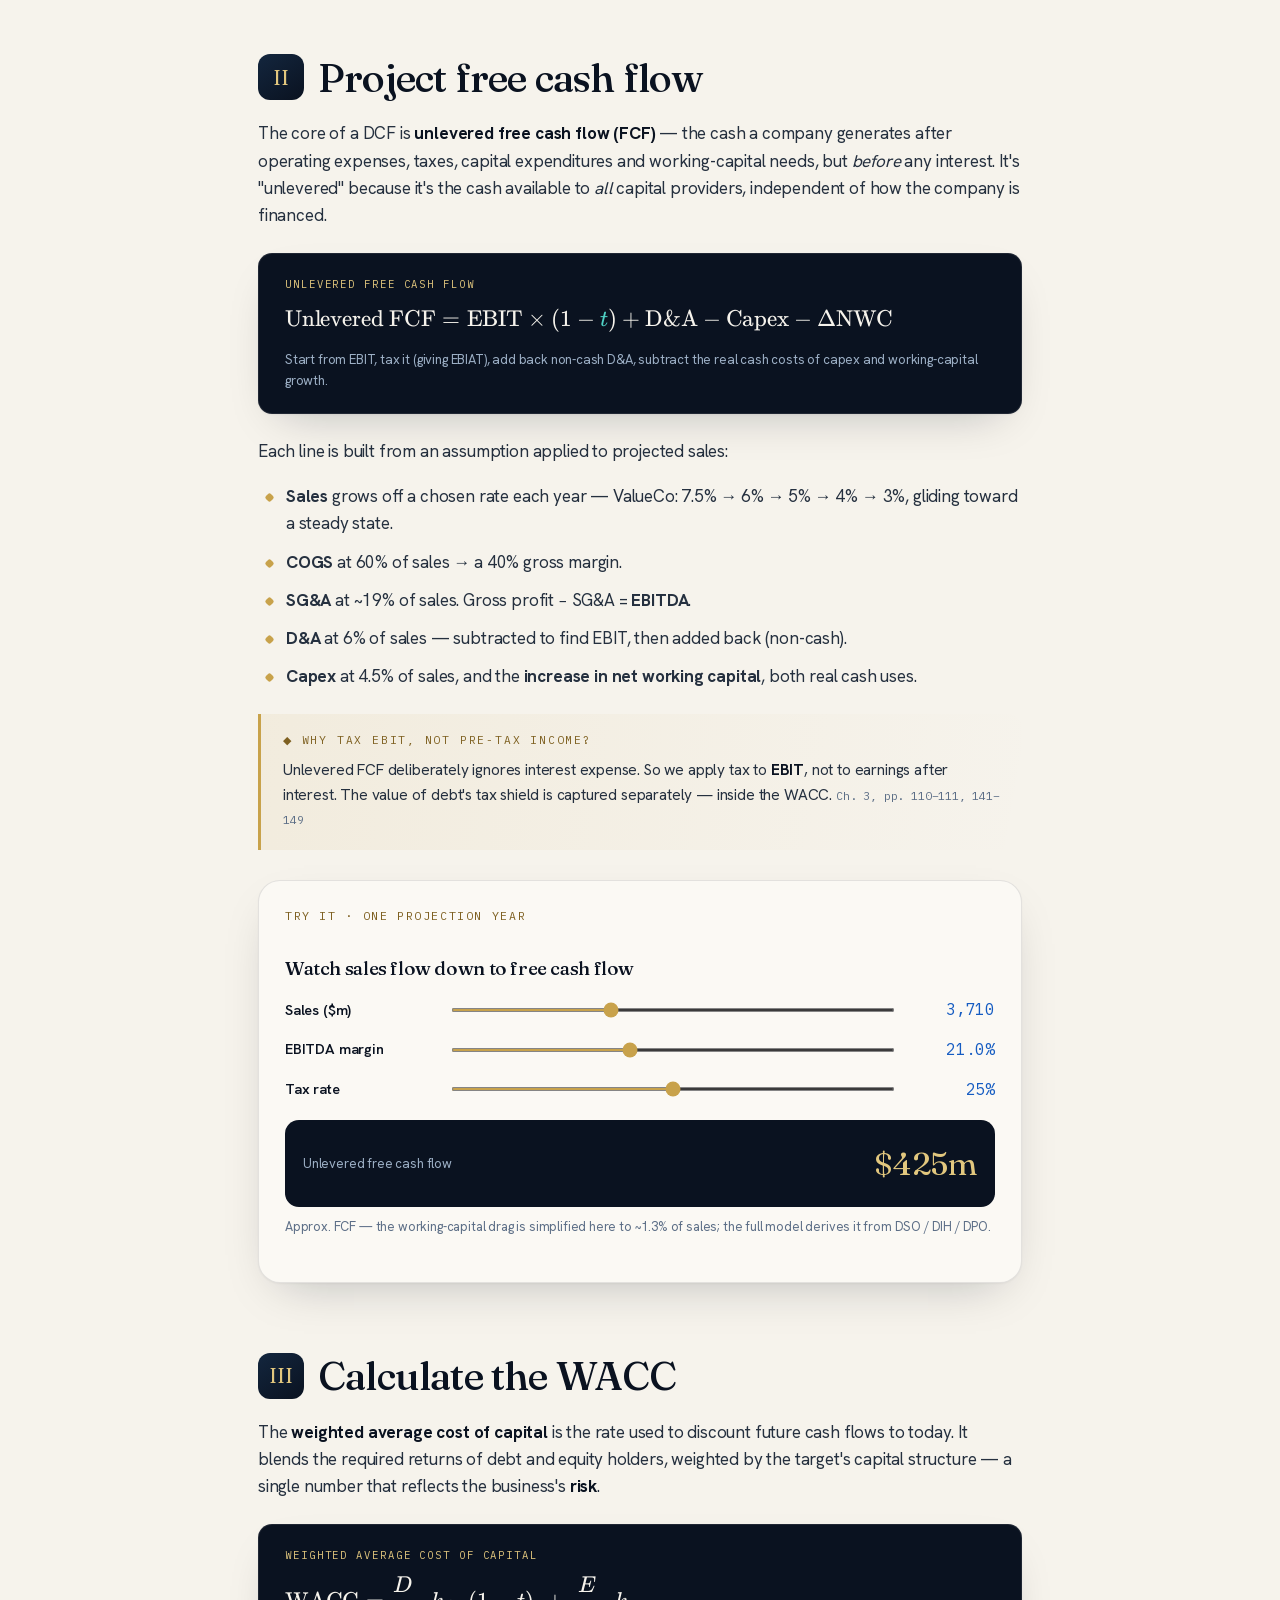
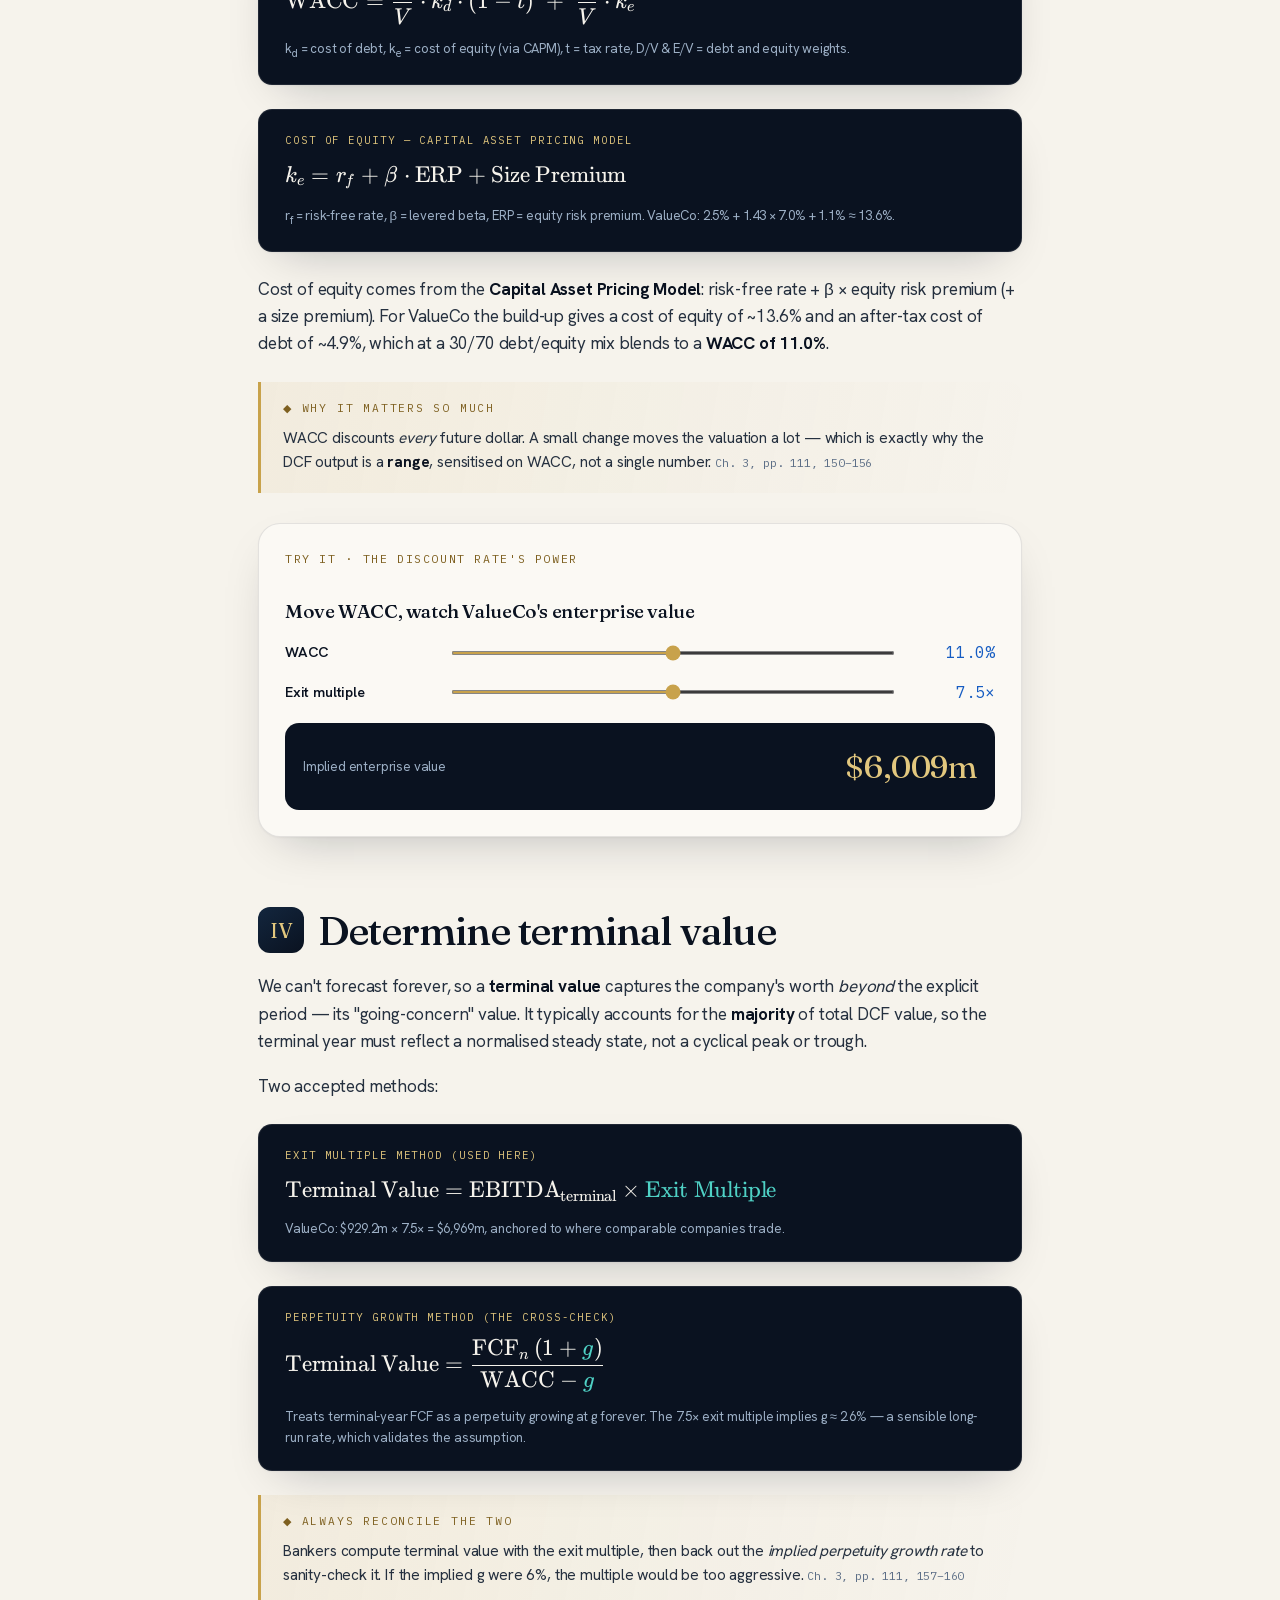
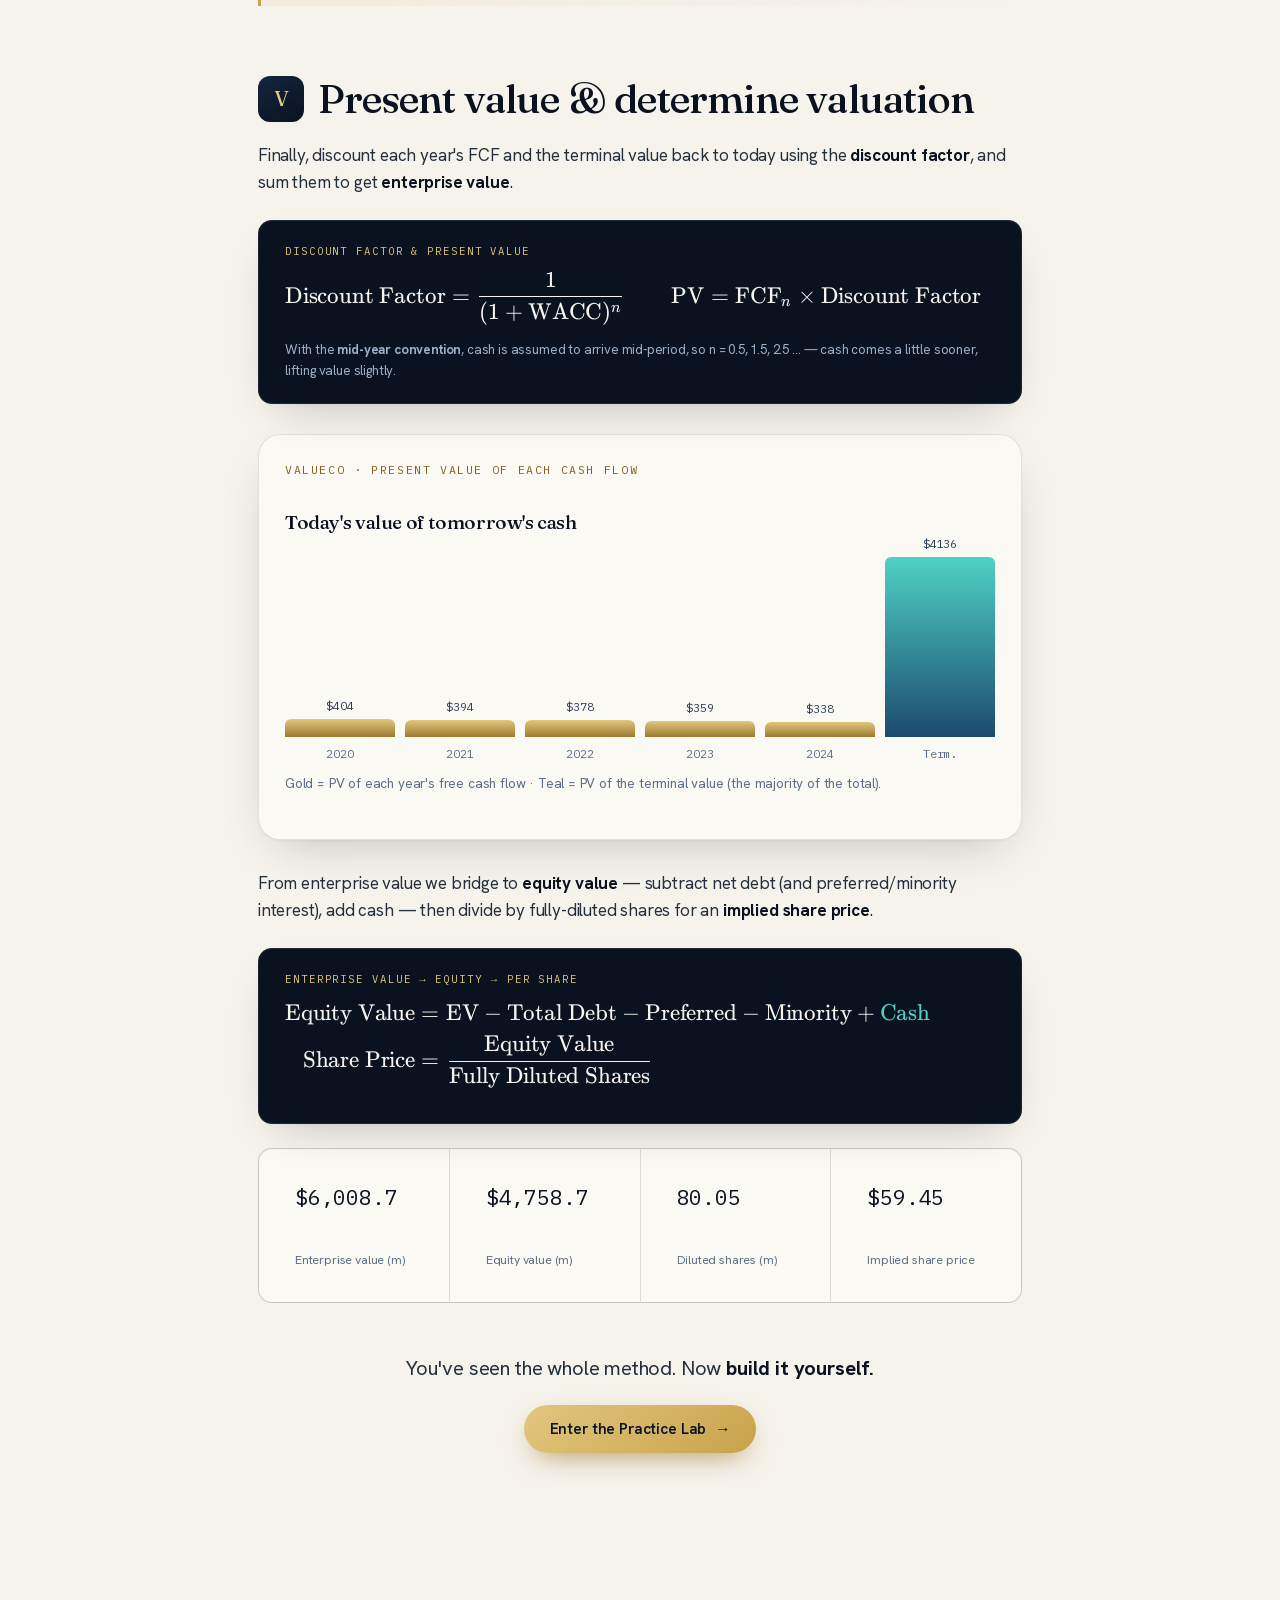
<file: dcf.html>
<!DOCTYPE html>
<html lang="en">
<head>
<meta charset="UTF-8" />
<meta name="viewport" content="width=device-width, initial-scale=1.0" />
<title>Discounted Cash Flow — IB Mastery</title>
<link rel="stylesheet" href="assets/fonts/fonts.css">
<link rel="stylesheet" href="assets/katex/katex.min.css">
<link rel="stylesheet" href="css/app.css">
<link rel="stylesheet" href="css/dcf.css">
<link rel="stylesheet" href="css/workbook.css">
</head>
<body>

<!-- MODULE BAR -->
<div class="mod-bar" id="modbar">
  <div class="row">
    <div class="mod-title">
      <a href="index.html" class="back" title="All models" aria-label="Back to all models">←</a>
      <span>Discounted Cash Flow</span>
      <span class="chip">CHAPTER 03</span>
    </div>
    <div class="mod-tabs" role="tablist">
      <button id="tab-theory" class="active" role="tab" aria-controls="pane-theory" aria-selected="true" onclick="switchTab('theory')">Theory</button>
      <button id="tab-workbook" role="tab" aria-controls="pane-workbook" aria-selected="false" onclick="switchTab('workbook')">The Workbook</button>
      <button id="tab-practice" role="tab" aria-controls="pane-practice" aria-selected="false" onclick="switchTab('practice')">Practice Lab</button>
    </div>
    <a href="index.html" class="brand" style="font-size:1rem;color:var(--paper)"><span class="mark">IB</span></a>
  </div>
  <div class="mod-progress"><div class="bar" id="progressbar"></div></div>
</div>

<main class="module">

<!-- ============================= THEORY ============================= -->
<section class="pane active" id="pane-theory" role="tabpanel" aria-labelledby="tab-theory">
  <div class="theory">
    <div class="eyebrow">Part I · Valuation — Chapter 3</div>
    <h1 class="display" style="font-size:clamp(2.4rem,6vw,4.2rem);margin:14px 0;">Discounted<br>Cash Flow</h1>
    <p class="lede">A company is worth the <em>present value of the cash it will generate</em>. The DCF makes that idea concrete — and gives you an <em>intrinsic</em> value that doesn't depend on what the market happens to think today.</p>

    <div class="valueco-strip">
      <div><div class="v">5 yrs</div><div class="l">Explicit forecast</div></div>
      <div><div class="v">11.0%</div><div class="l">WACC (discount rate)</div></div>
      <div><div class="v">7.5×</div><div class="l">Terminal exit multiple</div></div>
      <div><div class="v">$6.0bn</div><div class="l">ValueCo enterprise value</div></div>
    </div>

    <div class="callout">
      <div class="h">◆ The big idea</div>
      <p>Project the target's <strong>unlevered free cash flow</strong> for ~5 years, estimate a <strong>terminal value</strong> for everything after, and discount it all to today at the <strong>WACC</strong>. The sum is <strong>enterprise value</strong>. <span class="cite">Rosenbaum & Pearl, Ch. 3, pp. 109–112</span></p>
    </div>
  </div>

  <!-- step rail -->
  <div class="step-rail">
    <button type="button" class="step-pill on" onclick="goStep(1)"><div class="k">STEP I</div><div class="t">Study the target</div></button>
    <button type="button" class="step-pill" onclick="goStep(2)"><div class="k">STEP II</div><div class="t">Project free cash flow</div></button>
    <button type="button" class="step-pill" onclick="goStep(3)"><div class="k">STEP III</div><div class="t">Calculate WACC</div></button>
    <button type="button" class="step-pill" onclick="goStep(4)"><div class="k">STEP IV</div><div class="t">Terminal value</div></button>
    <button type="button" class="step-pill" onclick="goStep(5)"><div class="k">STEP V</div><div class="t">Present value & valuation</div></button>
  </div>

  <div class="theory">

    <!-- STEP I -->
    <div class="chapter" id="step1">
      <div class="kicker"><div class="step-no">I</div><h2>Study the target &amp; its key drivers</h2></div>
      <p>Every valuation starts with diligence. Before a single number goes into a cell, you study the company and its sector to understand what <strong>actually drives performance</strong> — sales growth, profitability, and free-cash-flow generation. Shortcuts here cause distortions everywhere downstream.</p>
      <p>For a public company, you mine SEC filings (10-K, 10-Q, 8-K), equity research, earnings-call transcripts, and investor presentations. For a private target, you rely on management materials — in an M&A process, typically a <strong>Confidential Information Memorandum (CIM)</strong>.</p>
      <div class="callout"><div class="h">◆ Our target — ValueCo</div><p>Throughout, we value <strong>ValueCo Corporation</strong>: 2019 sales of <strong>$3,450m</strong>, a 40% gross margin, and a healthy ~22% EBITDA margin. These are the figures you'll turn into a valuation in the Lab.</p></div>
    </div>

    <!-- STEP II -->
    <div class="chapter" id="step2">
      <div class="kicker"><div class="step-no">II</div><h2>Project free cash flow</h2></div>
      <p>The core of a DCF is <strong>unlevered free cash flow (FCF)</strong> — the cash a company generates after operating expenses, taxes, capital expenditures and working-capital needs, but <em>before</em> any interest. It's "unlevered" because it's the cash available to <em>all</em> capital providers, independent of how the company is financed.</p>

      <div class="formula">
        <div class="lbl">Unlevered Free Cash Flow</div>
        <div class="eq" data-tex="\text{Unlevered FCF} = \text{EBIT}\times(1-\textcolor{#4FD1C5}{t}) + \text{D\&amp;A} - \text{Capex} - \Delta\text{NWC}"></div>
        <div class="note">Start from EBIT, tax it (giving EBIAT), add back non-cash D&amp;A, subtract the real cash costs of capex and working-capital growth.</div>
      </div>

      <p>Each line is built from an assumption applied to projected sales:</p>
      <ul>
        <li><strong>Sales</strong> grows off a chosen rate each year — ValueCo: 7.5% → 6% → 5% → 4% → 3%, gliding toward a steady state.</li>
        <li><strong>COGS</strong> at 60% of sales → a 40% gross margin.</li>
        <li><strong>SG&amp;A</strong> at ~19% of sales. Gross profit − SG&amp;A = <strong>EBITDA</strong>.</li>
        <li><strong>D&amp;A</strong> at 6% of sales — subtracted to find EBIT, then added back (non-cash).</li>
        <li><strong>Capex</strong> at 4.5% of sales, and the <strong>increase in net working capital</strong>, both real cash uses.</li>
      </ul>

      <div class="callout"><div class="h">◆ Why tax EBIT, not pre-tax income?</div><p>Unlevered FCF deliberately ignores interest expense. So we apply tax to <strong>EBIT</strong>, not to earnings after interest. The value of debt's tax shield is captured separately — inside the WACC. <span class="cite">Ch. 3, pp. 110–111, 141–149</span></p></div>

      <!-- interactive: build a year of FCF -->
      <div class="widget" id="w-fcf">
        <div class="wh">Try it · one projection year</div>
        <h3>Watch sales flow down to free cash flow</h3>
        <div class="slider-row"><label>Sales ($m)</label><input type="range" id="fx-sales" min="3000" max="5000" value="3709" step="10"><div class="out" id="fx-sales-o">3,709</div></div>
        <div class="slider-row"><label>EBITDA margin</label><input type="range" id="fx-margin" min="15" max="30" value="21" step="0.5"><div class="out" id="fx-margin-o">21.0%</div></div>
        <div class="slider-row"><label>Tax rate</label><input type="range" id="fx-tax" min="15" max="35" value="25" step="1"><div class="out" id="fx-tax-o">25%</div></div>
        <div class="result"><span class="rl">Unlevered free cash flow</span><span class="rv mono" id="fx-out">$0</span></div>
        <p style="font-size:.8rem;color:var(--slate-soft);margin-top:10px;">Approx. FCF — the working-capital drag is simplified here to ~1.3% of sales; the full model derives it from DSO / DIH / DPO.</p>
      </div>
    </div>

    <!-- STEP III -->
    <div class="chapter" id="step3">
      <div class="kicker"><div class="step-no">III</div><h2>Calculate the WACC</h2></div>
      <p>The <strong>weighted average cost of capital</strong> is the rate used to discount future cash flows to today. It blends the required returns of debt and equity holders, weighted by the target's capital structure — a single number that reflects the business's <strong>risk</strong>.</p>

      <div class="formula">
        <div class="lbl">Weighted Average Cost of Capital</div>
        <div class="eq" data-tex="\text{WACC} = \frac{D}{V}\cdot k_d\cdot(1-t)\;+\;\frac{E}{V}\cdot k_e"></div>
        <div class="note">k<sub>d</sub> = cost of debt, k<sub>e</sub> = cost of equity (via CAPM), t = tax rate, D/V & E/V = debt and equity weights.</div>
      </div>

      <div class="formula">
        <div class="lbl">Cost of Equity — Capital Asset Pricing Model</div>
        <div class="eq" data-tex="k_e = r_f + \beta\cdot\text{ERP} + \text{Size Premium}"></div>
        <div class="note">r<sub>f</sub> = risk-free rate, β = levered beta, ERP = equity risk premium. ValueCo: 2.5% + 1.43 × 7.0% + 1.1% ≈ 13.6%.</div>
      </div>

      <p>Cost of equity comes from the <strong>Capital Asset Pricing Model</strong>: risk-free rate + β × equity risk premium (+ a size premium). For ValueCo the build-up gives a cost of equity of ~13.6% and an after-tax cost of debt of ~4.9%, which at a 30/70 debt/equity mix blends to a <strong>WACC of 11.0%</strong>.</p>

      <div class="callout"><div class="h">◆ Why it matters so much</div><p>WACC discounts <em>every</em> future dollar. A small change moves the valuation a lot — which is exactly why the DCF output is a <strong>range</strong>, sensitised on WACC, not a single number. <span class="cite">Ch. 3, pp. 111, 150–156</span></p></div>

      <!-- interactive: WACC -> EV -->
      <div class="widget" id="w-wacc">
        <div class="wh">Try it · the discount rate's power</div>
        <h3>Move WACC, watch ValueCo's enterprise value</h3>
        <div class="slider-row"><label>WACC</label><input type="range" id="ww-wacc" min="9" max="13" value="11" step="0.5"><div class="out" id="ww-wacc-o">11.0%</div></div>
        <div class="slider-row"><label>Exit multiple</label><input type="range" id="ww-exit" min="6" max="9" value="7.5" step="0.5"><div class="out" id="ww-exit-o">7.5×</div></div>
        <div class="result"><span class="rl">Implied enterprise value</span><span class="rv mono" id="ww-out">$0</span></div>
      </div>
    </div>

    <!-- STEP IV -->
    <div class="chapter" id="step4">
      <div class="kicker"><div class="step-no">IV</div><h2>Determine terminal value</h2></div>
      <p>We can't forecast forever, so a <strong>terminal value</strong> captures the company's worth <em>beyond</em> the explicit period — its "going-concern" value. It typically accounts for the <strong>majority</strong> of total DCF value, so the terminal year must reflect a normalised steady state, not a cyclical peak or trough.</p>
      <p>Two accepted methods:</p>
      <div class="formula">
        <div class="lbl">Exit Multiple Method (used here)</div>
        <div class="eq" data-tex="\text{Terminal Value} = \text{EBITDA}_{\text{terminal}} \times \textcolor{#4FD1C5}{\text{Exit Multiple}}"></div>
        <div class="note">ValueCo: $929.2m × 7.5× = $6,969m, anchored to where comparable companies trade.</div>
      </div>
      <div class="formula">
        <div class="lbl">Perpetuity Growth Method (the cross-check)</div>
        <div class="eq" data-tex="\text{Terminal Value} = \frac{\text{FCF}_n\,(1+\textcolor{#4FD1C5}{g})}{\text{WACC}-\textcolor{#4FD1C5}{g}}"></div>
        <div class="note">Treats terminal-year FCF as a perpetuity growing at g forever. The 7.5× exit multiple implies g ≈ 2.6% — a sensible long-run rate, which validates the assumption.</div>
      </div>
      <div class="callout"><div class="h">◆ Always reconcile the two</div><p>Bankers compute terminal value with the exit multiple, then back out the <em>implied perpetuity growth rate</em> to sanity-check it. If the implied g were 6%, the multiple would be too aggressive. <span class="cite">Ch. 3, pp. 111, 157–160</span></p></div>
    </div>

    <!-- STEP V -->
    <div class="chapter" id="step5">
      <div class="kicker"><div class="step-no">V</div><h2>Present value &amp; determine valuation</h2></div>
      <p>Finally, discount each year's FCF and the terminal value back to today using the <strong>discount factor</strong>, and sum them to get <strong>enterprise value</strong>.</p>
      <div class="formula">
        <div class="lbl">Discount factor &amp; present value</div>
        <div class="eq" data-tex="\text{Discount Factor}=\frac{1}{(1+\text{WACC})^{n}}\qquad \text{PV}=\text{FCF}_n\times\text{Discount Factor}"></div>
        <div class="note">With the <strong>mid-year convention</strong>, cash is assumed to arrive mid-period, so n = 0.5, 1.5, 2.5 … — cash comes a little sooner, lifting value slightly.</div>
      </div>

      <!-- discount visual -->
      <div class="widget">
        <div class="wh">ValueCo · present value of each cash flow</div>
        <h3>Today's value of tomorrow's cash</h3>
        <div class="bars" id="pvbars"></div>
        <div class="bars-x"><div>2020</div><div>2021</div><div>2022</div><div>2023</div><div>2024</div><div>Term.</div></div>
        <p style="font-size:.84rem;color:var(--slate-soft);margin-top:10px;">Gold = PV of each year's free cash flow · Teal = PV of the terminal value (the majority of the total).</p>
      </div>

      <p>From enterprise value we bridge to <strong>equity value</strong> — subtract net debt (and preferred/minority interest), add cash — then divide by fully-diluted shares for an <strong>implied share price</strong>.</p>
      <div class="formula">
        <div class="lbl">Enterprise value → equity → per share</div>
        <div class="eq" data-tex="\begin{aligned}\text{Equity Value}&=\text{EV}-\text{Total Debt}-\text{Preferred}-\text{Minority}+\textcolor{#4FD1C5}{\text{Cash}}\\\text{Share Price}&=\frac{\text{Equity Value}}{\text{Fully Diluted Shares}}\end{aligned}"></div>
      </div>
      <div class="valueco-strip">
        <div><div class="v">$6,008.7</div><div class="l">Enterprise value (m)</div></div>
        <div><div class="v">$4,758.7</div><div class="l">Equity value (m)</div></div>
        <div><div class="v">80.05</div><div class="l">Diluted shares (m)</div></div>
        <div><div class="v">$59.45</div><div class="l">Implied share price</div></div>
      </div>

      <div style="text-align:center;margin-top:50px;">
        <p class="lead" style="margin-bottom:20px;">You've seen the whole method. Now <strong>build it yourself.</strong></p>
        <button class="btn btn-gold" onclick="switchTab('practice')">Enter the Practice Lab <span class="arrow">→</span></button>
      </div>
    </div>

  </div>
</section>

<!-- ============================= THE WORKBOOK ============================= -->
<section class="pane" id="pane-workbook" role="tabpanel" aria-labelledby="tab-workbook">
  <div class="wb">
    <div class="wb-main">
      <div class="wb-intro">
        <div class="wh">The real model</div>
        <h3>This isn't one sheet — it's five connected tabs</h3>
        <p>The actual Rosenbaum DCF file is a <strong>workbook</strong>: assumption tabs feed a working-capital tab and a cost-of-capital tab, which all flow into the <strong>DCF</strong> output. Below is the map. Pick a tab, then <strong>click any cell</strong> to see its real formula and a plain-English explanation — every line.</p>
        <div class="wb-map" id="wb-map"></div>
      </div>

      <div class="wb-subnav" id="wb-subnav"></div>

      <div class="wb-sheet-head" id="wb-sheet-head"></div>

      <div class="wb-toolbar">
        <div class="wb-legend">
          <span><i class="lg-input"></i> Input (you type)</span>
          <span><i class="lg-formula"></i> Formula</span>
          <span><i class="lg-link"></i> Link to another tab</span>
          <span><i class="lg-dt"></i> Data-table output</span>
        </div>
        <div class="wb-toggles">
          <button onclick="toggleWbFormulas(this)">Show formulas</button>
          <button onclick="toggleWbHighlight(this)">Highlight inputs</button>
        </div>
      </div>

      <div class="wb-grid-wrap" id="wb-grid" tabindex="0" role="region" aria-label="Spreadsheet (scrollable)"></div>

      <div class="wb-lines" id="wb-lines"></div>
    </div>

    <aside class="wb-explain" id="wb-explain"></aside>
  </div>
</section>

<!-- ============================= PRACTICE ============================= -->
<section class="pane" id="pane-practice" role="tabpanel" aria-labelledby="tab-practice">
  <div class="lab">
    <!-- main -->
    <div class="lab-main">

      <!-- How this works -->
      <div class="lab-intro">
        <div class="wh">The assignment</div>
        <h3>Build ValueCo's DCF — from assumptions to share price</h3>
        <p>You've been hired to value <strong>ValueCo Corporation</strong>. You're given its financials and a set of base-case assumptions — all in the <strong>Case Brief</strong> below. Your job is to type each number into the matching <strong style="color:var(--blue-input)">blue cell</strong>. The black cells (EBITDA, free cash flow, enterprise value…) calculate automatically as you type, exactly like Excel.</p>
        <div class="li-steps">
          <div><span>1</span> Read the <strong>Case Brief</strong> — that's your source data (the "questions" are: where does each number go?).</div>
          <div><span>2</span> Stay in <strong>Guided</strong> mode: the gold tutor bubble points at each blue cell and tells you what to type &amp; why.</div>
          <div><span>3</span> Watch the model build. Get all 14 cells right and your enterprise value lands on <strong>$6,008.7m</strong>.</div>
        </div>
        <button class="btn btn-gold" onclick="startGuided()" style="margin-top:6px;">▶ Start the guided walkthrough</button>
      </div>

      <!-- Case Brief / Data Room -->
      <details class="case-brief" id="casebrief" open>
        <summary><span class="cb-ico">📋</span> Case Brief — the data you've been given <span class="cb-hint">(click to collapse)</span></summary>
        <div class="cb-body">
          <p class="cb-note">These are ValueCo's actuals plus the agreed <strong>base-case</strong> operating scenario. Enter each value into the blue cell it names. In Guided mode the tutor walks you through them in order.</p>

          <div class="cb-block">
            <div class="cb-title">① Sales growth — base operating scenario <span>→ "Sales growth" row · Step II</span></div>
            <div class="cb-grid g5">
              <div><div class="k">2020E</div><div class="v">7.5%</div></div>
              <div><div class="k">2021E</div><div class="v">6.0%</div></div>
              <div><div class="k">2022E</div><div class="v">5.0%</div></div>
              <div><div class="k">2023E</div><div class="v">4.0%</div></div>
              <div><div class="k">2024E</div><div class="v">3.0%</div></div>
            </div>
            <p class="cb-src">Growth decelerates toward a 3% steady state. (2019 sales were $3,450m — already filled in for you as the starting point.)</p>
          </div>

          <div class="cb-block">
            <div class="cb-title">② Cost &amp; margin drivers — % of sales, held flat <span>→ the four "% of sales" rows + tax · Step II</span></div>
            <div class="cb-grid g5">
              <div><div class="k">COGS</div><div class="v">60.0%</div></div>
              <div><div class="k">SG&amp;A</div><div class="v">19.0%</div></div>
              <div><div class="k">D&amp;A</div><div class="v">6.0%</div></div>
              <div><div class="k">Capex</div><div class="v">4.5%</div></div>
              <div><div class="k">Tax rate</div><div class="v">25.0%</div></div>
            </div>
            <p class="cb-src">COGS 60% → 40% gross margin. SG&amp;A from 2019 actual ($655m ÷ $3,450m ≈ 19%). Tax is applied to EBIT.</p>
          </div>

          <div class="cb-block">
            <div class="cb-title">③ Discount rate &amp; terminal value <span>→ "WACC" + "Exit multiple" · Steps III–IV</span></div>
            <div class="cb-grid g2">
              <div><div class="k">WACC (from the WACC build-up)</div><div class="v">11.0%</div></div>
              <div><div class="k">Exit multiple (from comparable companies)</div><div class="v">7.5×</div></div>
            </div>
          </div>

          <div class="cb-block">
            <div class="cb-title">④ Equity bridge — from the balance sheet <span>→ "Total debt" + "Cash" · Step V</span></div>
            <div class="cb-grid g2">
              <div><div class="k">Total debt</div><div class="v">$1,500m</div></div>
              <div><div class="k">Cash &amp; equivalents</div><div class="v">$250m</div></div>
            </div>
            <p class="cb-src">Equity value = Enterprise value − Total debt + Cash, then ÷ 80.05m diluted shares for the share price.</p>
          </div>
        </div>
      </details>

      <div class="lab-toolbar">
        <div class="mode-toggle">
          <button id="m-guided" class="active" onclick="setMode('guided')">Guided</button>
          <button id="m-free" onclick="setMode('free')">Free build</button>
        </div>
        <div class="lab-actions">
          <button class="mini-btn" id="btn-check" onclick="checkAll()">✓ Check my answers</button>
          <button class="mini-btn" onclick="resetSheet()">↺ Reset</button>
          <button class="mini-btn gold" id="btn-reveal" onclick="revealAll()">Reveal solution</button>
        </div>
      </div>

      <div class="complete-banner" id="complete">
        <div style="font-size:2rem;">✓</div>
        <div><h4>Model complete — and it ties out.</h4><p id="complete-sub">You built ValueCo's DCF to an enterprise value of $6,008.7m. That matches the official model to the dollar.</p></div>
      </div>

      <div class="scorecard" id="scorecard">
        <div class="score-pill"><div class="l">Enterprise value</div><div class="v mono" id="sc-ev">$0.0</div></div>
        <div class="score-pill"><div class="l">Equity value</div><div class="v mono" id="sc-eq">$0.0</div></div>
        <div class="score-pill"><div class="l">Implied share price</div><div class="v mono" id="sc-px">$0.00</div></div>
        <div class="score-pill"><div class="l">Cells correct</div><div class="v mono" id="sc-cells">0 / 14</div></div>
      </div>

      <div class="sheet-wrap" tabindex="0" role="region" aria-label="Spreadsheet (scrollable)"><div id="sheet"></div></div>
      <p style="font-size:.8rem;color:var(--slate-soft);margin-top:14px;">
        <span style="display:inline-block;width:11px;height:11px;background:rgba(31,111,235,.12);box-shadow:inset 0 0 0 1px rgba(31,111,235,.4);vertical-align:middle;border-radius:2px;"></span>
        Blue cells are inputs — your job. Black cells calculate automatically, exactly like Excel. Assumption drivers in <em>italics</em> are given.
      </p>
    </div>

    <!-- tutor -->
    <aside class="tutor">
      <div class="tutor-head">
        <div class="tutor-avatar">AI</div>
        <div class="ti"><h5>Your DCF Tutor</h5><span>Always knows where you are</span></div>
      </div>
      <div class="tutor-log" id="tutorlog"></div>
      <div class="tutor-chips" id="tutorchips"></div>
      <div class="tutor-input">
        <input id="tutorinput" placeholder="Ask anything — e.g. why WACC?" autocomplete="off">
        <button onclick="sendTutor()" title="Send" aria-label="Send message">→</button>
      </div>
    </aside>
  </div>
</section>

</main>

<!-- coach bubble (guided mode) -->
<div class="coach" id="coach"></div>

<script src="assets/katex/katex.min.js"></script>
<script src="js/workbook-data.js"></script>
<script src="js/workbook-notes.js"></script>
<script src="js/workbook.js"></script>
<script src="js/engine.js"></script>
<script src="js/model.js"></script>
<script src="js/tutor.js"></script>
<script src="js/grid.js"></script>
<script src="js/theory.js"></script>
</body>
</html>
</file>
<file: assets/fonts/fonts.css>
/* vietnamese */
@font-face {
  font-family: 'Fraunces';
  font-style: italic;
  font-weight: 400 500;
  font-display: swap;
  src: url(6NU58FyLNQOQZAnv9ZwNjucMHVn85Ni7emAe9lKqZTnbB-gzTK0K1ChjdfeQ7ZXk8kD6.woff2) format('woff2');
  unicode-range: U+0102-0103, U+0110-0111, U+0128-0129, U+0168-0169, U+01A0-01A1, U+01AF-01B0, U+0300-0301, U+0303-0304, U+0308-0309, U+0323, U+0329, U+1EA0-1EF9, U+20AB;
}
/* latin-ext */
@font-face {
  font-family: 'Fraunces';
  font-style: italic;
  font-weight: 400 500;
  font-display: swap;
  src: url(6NU58FyLNQOQZAnv9ZwNjucMHVn85Ni7emAe9lKqZTnbB-gzTK0K1ChjdPeQ7ZXk8kD6.woff2) format('woff2');
  unicode-range: U+0100-02BA, U+02BD-02C5, U+02C7-02CC, U+02CE-02D7, U+02DD-02FF, U+0304, U+0308, U+0329, U+1D00-1DBF, U+1E00-1E9F, U+1EF2-1EFF, U+2020, U+20A0-20AB, U+20AD-20C0, U+2113, U+2C60-2C7F, U+A720-A7FF;
}
/* latin */
@font-face {
  font-family: 'Fraunces';
  font-style: italic;
  font-weight: 400 500;
  font-display: swap;
  src: url(6NU58FyLNQOQZAnv9ZwNjucMHVn85Ni7emAe9lKqZTnbB-gzTK0K1ChjeveQ7ZXk8g.woff2) format('woff2');
  unicode-range: U+0000-00FF, U+0131, U+0152-0153, U+02BB-02BC, U+02C6, U+02DA, U+02DC, U+0304, U+0308, U+0329, U+2000-206F, U+20AC, U+2122, U+2191, U+2193, U+2212, U+2215, U+FEFF, U+FFFD;
}
/* vietnamese */
@font-face {
  font-family: 'Fraunces';
  font-style: normal;
  font-weight: 400 600;
  font-display: swap;
  src: url(6NU78FyLNQOQZAnv9bYEvDiIdE9Ea92uemAk_WBq8U_9v0c2Wa0KxCBTeP2Xz5fU8w.woff2) format('woff2');
  unicode-range: U+0102-0103, U+0110-0111, U+0128-0129, U+0168-0169, U+01A0-01A1, U+01AF-01B0, U+0300-0301, U+0303-0304, U+0308-0309, U+0323, U+0329, U+1EA0-1EF9, U+20AB;
}
/* latin-ext */
@font-face {
  font-family: 'Fraunces';
  font-style: normal;
  font-weight: 400 600;
  font-display: swap;
  src: url(6NU78FyLNQOQZAnv9bYEvDiIdE9Ea92uemAk_WBq8U_9v0c2Wa0KxCFTeP2Xz5fU8w.woff2) format('woff2');
  unicode-range: U+0100-02BA, U+02BD-02C5, U+02C7-02CC, U+02CE-02D7, U+02DD-02FF, U+0304, U+0308, U+0329, U+1D00-1DBF, U+1E00-1E9F, U+1EF2-1EFF, U+2020, U+20A0-20AB, U+20AD-20C0, U+2113, U+2C60-2C7F, U+A720-A7FF;
}
/* latin */
@font-face {
  font-family: 'Fraunces';
  font-style: normal;
  font-weight: 400 600;
  font-display: swap;
  src: url(6NU78FyLNQOQZAnv9bYEvDiIdE9Ea92uemAk_WBq8U_9v0c2Wa0KxC9TeP2Xz5c.woff2) format('woff2');
  unicode-range: U+0000-00FF, U+0131, U+0152-0153, U+02BB-02BC, U+02C6, U+02DA, U+02DC, U+0304, U+0308, U+0329, U+2000-206F, U+20AC, U+2122, U+2191, U+2193, U+2212, U+2215, U+FEFF, U+FFFD;
}
/* cyrillic-ext */
@font-face {
  font-family: 'Hanken Grotesk';
  font-style: normal;
  font-weight: 400;
  font-display: swap;
  src: url(ieVn2YZDLWuGJpnzaiwFXS9tYtpQ59CxCis4UvI.woff2) format('woff2');
  unicode-range: U+0460-052F, U+1C80-1C8A, U+20B4, U+2DE0-2DFF, U+A640-A69F, U+FE2E-FE2F;
}
/* vietnamese */
@font-face {
  font-family: 'Hanken Grotesk';
  font-style: normal;
  font-weight: 400;
  font-display: swap;
  src: url(ieVn2YZDLWuGJpnzaiwFXS9tYtpS59CxCis4UvI.woff2) format('woff2');
  unicode-range: U+0102-0103, U+0110-0111, U+0128-0129, U+0168-0169, U+01A0-01A1, U+01AF-01B0, U+0300-0301, U+0303-0304, U+0308-0309, U+0323, U+0329, U+1EA0-1EF9, U+20AB;
}
/* latin-ext */
@font-face {
  font-family: 'Hanken Grotesk';
  font-style: normal;
  font-weight: 400;
  font-display: swap;
  src: url(ieVn2YZDLWuGJpnzaiwFXS9tYtpT59CxCis4UvI.woff2) format('woff2');
  unicode-range: U+0100-02BA, U+02BD-02C5, U+02C7-02CC, U+02CE-02D7, U+02DD-02FF, U+0304, U+0308, U+0329, U+1D00-1DBF, U+1E00-1E9F, U+1EF2-1EFF, U+2020, U+20A0-20AB, U+20AD-20C0, U+2113, U+2C60-2C7F, U+A720-A7FF;
}
/* latin */
@font-face {
  font-family: 'Hanken Grotesk';
  font-style: normal;
  font-weight: 400;
  font-display: swap;
  src: url(ieVn2YZDLWuGJpnzaiwFXS9tYtpd59CxCis4.woff2) format('woff2');
  unicode-range: U+0000-00FF, U+0131, U+0152-0153, U+02BB-02BC, U+02C6, U+02DA, U+02DC, U+0304, U+0308, U+0329, U+2000-206F, U+20AC, U+2122, U+2191, U+2193, U+2212, U+2215, U+FEFF, U+FFFD;
}
/* cyrillic-ext */
@font-face {
  font-family: 'Hanken Grotesk';
  font-style: normal;
  font-weight: 500;
  font-display: swap;
  src: url(ieVn2YZDLWuGJpnzaiwFXS9tYtpQ59CxCis4UvI.woff2) format('woff2');
  unicode-range: U+0460-052F, U+1C80-1C8A, U+20B4, U+2DE0-2DFF, U+A640-A69F, U+FE2E-FE2F;
}
/* vietnamese */
@font-face {
  font-family: 'Hanken Grotesk';
  font-style: normal;
  font-weight: 500;
  font-display: swap;
  src: url(ieVn2YZDLWuGJpnzaiwFXS9tYtpS59CxCis4UvI.woff2) format('woff2');
  unicode-range: U+0102-0103, U+0110-0111, U+0128-0129, U+0168-0169, U+01A0-01A1, U+01AF-01B0, U+0300-0301, U+0303-0304, U+0308-0309, U+0323, U+0329, U+1EA0-1EF9, U+20AB;
}
/* latin-ext */
@font-face {
  font-family: 'Hanken Grotesk';
  font-style: normal;
  font-weight: 500;
  font-display: swap;
  src: url(ieVn2YZDLWuGJpnzaiwFXS9tYtpT59CxCis4UvI.woff2) format('woff2');
  unicode-range: U+0100-02BA, U+02BD-02C5, U+02C7-02CC, U+02CE-02D7, U+02DD-02FF, U+0304, U+0308, U+0329, U+1D00-1DBF, U+1E00-1E9F, U+1EF2-1EFF, U+2020, U+20A0-20AB, U+20AD-20C0, U+2113, U+2C60-2C7F, U+A720-A7FF;
}
/* latin */
@font-face {
  font-family: 'Hanken Grotesk';
  font-style: normal;
  font-weight: 500;
  font-display: swap;
  src: url(ieVn2YZDLWuGJpnzaiwFXS9tYtpd59CxCis4.woff2) format('woff2');
  unicode-range: U+0000-00FF, U+0131, U+0152-0153, U+02BB-02BC, U+02C6, U+02DA, U+02DC, U+0304, U+0308, U+0329, U+2000-206F, U+20AC, U+2122, U+2191, U+2193, U+2212, U+2215, U+FEFF, U+FFFD;
}
/* cyrillic-ext */
@font-face {
  font-family: 'Hanken Grotesk';
  font-style: normal;
  font-weight: 600;
  font-display: swap;
  src: url(ieVn2YZDLWuGJpnzaiwFXS9tYtpQ59CxCis4UvI.woff2) format('woff2');
  unicode-range: U+0460-052F, U+1C80-1C8A, U+20B4, U+2DE0-2DFF, U+A640-A69F, U+FE2E-FE2F;
}
/* vietnamese */
@font-face {
  font-family: 'Hanken Grotesk';
  font-style: normal;
  font-weight: 600;
  font-display: swap;
  src: url(ieVn2YZDLWuGJpnzaiwFXS9tYtpS59CxCis4UvI.woff2) format('woff2');
  unicode-range: U+0102-0103, U+0110-0111, U+0128-0129, U+0168-0169, U+01A0-01A1, U+01AF-01B0, U+0300-0301, U+0303-0304, U+0308-0309, U+0323, U+0329, U+1EA0-1EF9, U+20AB;
}
/* latin-ext */
@font-face {
  font-family: 'Hanken Grotesk';
  font-style: normal;
  font-weight: 600;
  font-display: swap;
  src: url(ieVn2YZDLWuGJpnzaiwFXS9tYtpT59CxCis4UvI.woff2) format('woff2');
  unicode-range: U+0100-02BA, U+02BD-02C5, U+02C7-02CC, U+02CE-02D7, U+02DD-02FF, U+0304, U+0308, U+0329, U+1D00-1DBF, U+1E00-1E9F, U+1EF2-1EFF, U+2020, U+20A0-20AB, U+20AD-20C0, U+2113, U+2C60-2C7F, U+A720-A7FF;
}
/* latin */
@font-face {
  font-family: 'Hanken Grotesk';
  font-style: normal;
  font-weight: 600;
  font-display: swap;
  src: url(ieVn2YZDLWuGJpnzaiwFXS9tYtpd59CxCis4.woff2) format('woff2');
  unicode-range: U+0000-00FF, U+0131, U+0152-0153, U+02BB-02BC, U+02C6, U+02DA, U+02DC, U+0304, U+0308, U+0329, U+2000-206F, U+20AC, U+2122, U+2191, U+2193, U+2212, U+2215, U+FEFF, U+FFFD;
}
/* cyrillic-ext */
@font-face {
  font-family: 'Hanken Grotesk';
  font-style: normal;
  font-weight: 700;
  font-display: swap;
  src: url(ieVn2YZDLWuGJpnzaiwFXS9tYtpQ59CxCis4UvI.woff2) format('woff2');
  unicode-range: U+0460-052F, U+1C80-1C8A, U+20B4, U+2DE0-2DFF, U+A640-A69F, U+FE2E-FE2F;
}
/* vietnamese */
@font-face {
  font-family: 'Hanken Grotesk';
  font-style: normal;
  font-weight: 700;
  font-display: swap;
  src: url(ieVn2YZDLWuGJpnzaiwFXS9tYtpS59CxCis4UvI.woff2) format('woff2');
  unicode-range: U+0102-0103, U+0110-0111, U+0128-0129, U+0168-0169, U+01A0-01A1, U+01AF-01B0, U+0300-0301, U+0303-0304, U+0308-0309, U+0323, U+0329, U+1EA0-1EF9, U+20AB;
}
/* latin-ext */
@font-face {
  font-family: 'Hanken Grotesk';
  font-style: normal;
  font-weight: 700;
  font-display: swap;
  src: url(ieVn2YZDLWuGJpnzaiwFXS9tYtpT59CxCis4UvI.woff2) format('woff2');
  unicode-range: U+0100-02BA, U+02BD-02C5, U+02C7-02CC, U+02CE-02D7, U+02DD-02FF, U+0304, U+0308, U+0329, U+1D00-1DBF, U+1E00-1E9F, U+1EF2-1EFF, U+2020, U+20A0-20AB, U+20AD-20C0, U+2113, U+2C60-2C7F, U+A720-A7FF;
}
/* latin */
@font-face {
  font-family: 'Hanken Grotesk';
  font-style: normal;
  font-weight: 700;
  font-display: swap;
  src: url(ieVn2YZDLWuGJpnzaiwFXS9tYtpd59CxCis4.woff2) format('woff2');
  unicode-range: U+0000-00FF, U+0131, U+0152-0153, U+02BB-02BC, U+02C6, U+02DA, U+02DC, U+0304, U+0308, U+0329, U+2000-206F, U+20AC, U+2122, U+2191, U+2193, U+2212, U+2215, U+FEFF, U+FFFD;
}
/* cyrillic-ext */
@font-face {
  font-family: 'IBM Plex Mono';
  font-style: normal;
  font-weight: 400;
  font-display: swap;
  src: url(-F63fjptAgt5VM-kVkqdyU8n1iIq131nj-otFQ.woff2) format('woff2');
  unicode-range: U+0460-052F, U+1C80-1C8A, U+20B4, U+2DE0-2DFF, U+A640-A69F, U+FE2E-FE2F;
}
/* cyrillic */
@font-face {
  font-family: 'IBM Plex Mono';
  font-style: normal;
  font-weight: 400;
  font-display: swap;
  src: url(-F63fjptAgt5VM-kVkqdyU8n1isq131nj-otFQ.woff2) format('woff2');
  unicode-range: U+0301, U+0400-045F, U+0490-0491, U+04B0-04B1, U+2116;
}
/* vietnamese */
@font-face {
  font-family: 'IBM Plex Mono';
  font-style: normal;
  font-weight: 400;
  font-display: swap;
  src: url(-F63fjptAgt5VM-kVkqdyU8n1iAq131nj-otFQ.woff2) format('woff2');
  unicode-range: U+0102-0103, U+0110-0111, U+0128-0129, U+0168-0169, U+01A0-01A1, U+01AF-01B0, U+0300-0301, U+0303-0304, U+0308-0309, U+0323, U+0329, U+1EA0-1EF9, U+20AB;
}
/* latin-ext */
@font-face {
  font-family: 'IBM Plex Mono';
  font-style: normal;
  font-weight: 400;
  font-display: swap;
  src: url(-F63fjptAgt5VM-kVkqdyU8n1iEq131nj-otFQ.woff2) format('woff2');
  unicode-range: U+0100-02BA, U+02BD-02C5, U+02C7-02CC, U+02CE-02D7, U+02DD-02FF, U+0304, U+0308, U+0329, U+1D00-1DBF, U+1E00-1E9F, U+1EF2-1EFF, U+2020, U+20A0-20AB, U+20AD-20C0, U+2113, U+2C60-2C7F, U+A720-A7FF;
}
/* latin */
@font-face {
  font-family: 'IBM Plex Mono';
  font-style: normal;
  font-weight: 400;
  font-display: swap;
  src: url(-F63fjptAgt5VM-kVkqdyU8n1i8q131nj-o.woff2) format('woff2');
  unicode-range: U+0000-00FF, U+0131, U+0152-0153, U+02BB-02BC, U+02C6, U+02DA, U+02DC, U+0304, U+0308, U+0329, U+2000-206F, U+20AC, U+2122, U+2191, U+2193, U+2212, U+2215, U+FEFF, U+FFFD;
}
/* cyrillic-ext */
@font-face {
  font-family: 'IBM Plex Mono';
  font-style: normal;
  font-weight: 500;
  font-display: swap;
  src: url(-F6qfjptAgt5VM-kVkqdyU8n3twJwl1FgsAXHNlYzg.woff2) format('woff2');
  unicode-range: U+0460-052F, U+1C80-1C8A, U+20B4, U+2DE0-2DFF, U+A640-A69F, U+FE2E-FE2F;
}
/* cyrillic */
@font-face {
  font-family: 'IBM Plex Mono';
  font-style: normal;
  font-weight: 500;
  font-display: swap;
  src: url(-F6qfjptAgt5VM-kVkqdyU8n3twJwlRFgsAXHNlYzg.woff2) format('woff2');
  unicode-range: U+0301, U+0400-045F, U+0490-0491, U+04B0-04B1, U+2116;
}
/* vietnamese */
@font-face {
  font-family: 'IBM Plex Mono';
  font-style: normal;
  font-weight: 500;
  font-display: swap;
  src: url(-F6qfjptAgt5VM-kVkqdyU8n3twJwl9FgsAXHNlYzg.woff2) format('woff2');
  unicode-range: U+0102-0103, U+0110-0111, U+0128-0129, U+0168-0169, U+01A0-01A1, U+01AF-01B0, U+0300-0301, U+0303-0304, U+0308-0309, U+0323, U+0329, U+1EA0-1EF9, U+20AB;
}
/* latin-ext */
@font-face {
  font-family: 'IBM Plex Mono';
  font-style: normal;
  font-weight: 500;
  font-display: swap;
  src: url(-F6qfjptAgt5VM-kVkqdyU8n3twJwl5FgsAXHNlYzg.woff2) format('woff2');
  unicode-range: U+0100-02BA, U+02BD-02C5, U+02C7-02CC, U+02CE-02D7, U+02DD-02FF, U+0304, U+0308, U+0329, U+1D00-1DBF, U+1E00-1E9F, U+1EF2-1EFF, U+2020, U+20A0-20AB, U+20AD-20C0, U+2113, U+2C60-2C7F, U+A720-A7FF;
}
/* latin */
@font-face {
  font-family: 'IBM Plex Mono';
  font-style: normal;
  font-weight: 500;
  font-display: swap;
  src: url(-F6qfjptAgt5VM-kVkqdyU8n3twJwlBFgsAXHNk.woff2) format('woff2');
  unicode-range: U+0000-00FF, U+0131, U+0152-0153, U+02BB-02BC, U+02C6, U+02DA, U+02DC, U+0304, U+0308, U+0329, U+2000-206F, U+20AC, U+2122, U+2191, U+2193, U+2212, U+2215, U+FEFF, U+FFFD;
}
/* cyrillic-ext */
@font-face {
  font-family: 'IBM Plex Mono';
  font-style: normal;
  font-weight: 600;
  font-display: swap;
  src: url(-F6qfjptAgt5VM-kVkqdyU8n3vAOwl1FgsAXHNlYzg.woff2) format('woff2');
  unicode-range: U+0460-052F, U+1C80-1C8A, U+20B4, U+2DE0-2DFF, U+A640-A69F, U+FE2E-FE2F;
}
/* cyrillic */
@font-face {
  font-family: 'IBM Plex Mono';
  font-style: normal;
  font-weight: 600;
  font-display: swap;
  src: url(-F6qfjptAgt5VM-kVkqdyU8n3vAOwlRFgsAXHNlYzg.woff2) format('woff2');
  unicode-range: U+0301, U+0400-045F, U+0490-0491, U+04B0-04B1, U+2116;
}
/* vietnamese */
@font-face {
  font-family: 'IBM Plex Mono';
  font-style: normal;
  font-weight: 600;
  font-display: swap;
  src: url(-F6qfjptAgt5VM-kVkqdyU8n3vAOwl9FgsAXHNlYzg.woff2) format('woff2');
  unicode-range: U+0102-0103, U+0110-0111, U+0128-0129, U+0168-0169, U+01A0-01A1, U+01AF-01B0, U+0300-0301, U+0303-0304, U+0308-0309, U+0323, U+0329, U+1EA0-1EF9, U+20AB;
}
/* latin-ext */
@font-face {
  font-family: 'IBM Plex Mono';
  font-style: normal;
  font-weight: 600;
  font-display: swap;
  src: url(-F6qfjptAgt5VM-kVkqdyU8n3vAOwl5FgsAXHNlYzg.woff2) format('woff2');
  unicode-range: U+0100-02BA, U+02BD-02C5, U+02C7-02CC, U+02CE-02D7, U+02DD-02FF, U+0304, U+0308, U+0329, U+1D00-1DBF, U+1E00-1E9F, U+1EF2-1EFF, U+2020, U+20A0-20AB, U+20AD-20C0, U+2113, U+2C60-2C7F, U+A720-A7FF;
}
/* latin */
@font-face {
  font-family: 'IBM Plex Mono';
  font-style: normal;
  font-weight: 600;
  font-display: swap;
  src: url(-F6qfjptAgt5VM-kVkqdyU8n3vAOwlBFgsAXHNk.woff2) format('woff2');
  unicode-range: U+0000-00FF, U+0131, U+0152-0153, U+02BB-02BC, U+02C6, U+02DA, U+02DC, U+0304, U+0308, U+0329, U+2000-206F, U+20AC, U+2122, U+2191, U+2193, U+2212, U+2215, U+FEFF, U+FFFD;
}
</file>
<file: css/app.css>
/* ============================================================================
   IB MASTERY — Design System
   Aesthetic: Institutional finance / editorial. Deep midnight navy paper,
   champagne-gold accent, cool slate, signal cyan for "live" data.
   Type: Fraunces (display serif) · Hanken Grotesk (UI/body) · IBM Plex Mono (figures)
   ========================================================================== */

:root {
  /* Core palette */
  --ink:        #0A1220;   /* near-black navy */
  --navy:       #0E1B2E;   /* deep panel navy */
  --navy-2:     #13263E;   /* raised navy */
  --slate:      #2A3A52;
  --slate-soft: #5C6E86;
  --mist:       #9DB0C6;
  --paper:      #F6F3EC;   /* warm paper */
  --paper-2:    #FBF9F4;
  --line:       rgba(255,255,255,0.09);
  --line-dk:    rgba(10,18,32,0.10);

  /* Accents */
  --gold:       #C8A24B;   /* champagne gold */
  --gold-soft:  #E2C77E;
  --gold-deep:  #9C7A2E;
  --gold-text:  #7E6020;   /* AA-contrast gold (5.3:1 on paper) for small text labels */
  --cyan:       #4FD1C5;   /* signal / live data */
  --green:      #4FB477;   /* correct */
  --red:        #E0605E;   /* incorrect */
  --blue-input: #155CC2;   /* "input cell" blue, Excel convention */

  /* Type */
  --f-display: "Fraunces", "Iowan Old Style", Georgia, serif;
  --f-body:    "Hanken Grotesk", -apple-system, "Helvetica Neue", sans-serif;
  --f-mono:    "IBM Plex Mono", "SF Mono", ui-monospace, monospace;

  /* Spacing & motion */
  --r-sm: 8px;  --r-md: 14px;  --r-lg: 22px;  --r-xl: 32px;
  --ease: cubic-bezier(0.22, 0.61, 0.36, 1);
  --ease-out: cubic-bezier(0.16, 1, 0.3, 1);
  --maxw: 1180px;
  --shadow-card: 0 1px 2px rgba(8,15,30,.04), 0 18px 48px -22px rgba(8,15,30,.28);
  --shadow-float: 0 30px 80px -30px rgba(8,15,30,.55);
}

* { box-sizing: border-box; margin: 0; padding: 0; }
html { scroll-behavior: smooth; -webkit-text-size-adjust: 100%; }
body {
  font-family: var(--f-body);
  background: var(--paper);
  color: var(--ink);
  line-height: 1.6;
  font-size: 17px;
  letter-spacing: -0.01em;
  -webkit-font-smoothing: antialiased;
  text-rendering: optimizeLegibility;
  overflow-x: hidden;
}
img { max-width: 100%; display: block; }
a { color: inherit; text-decoration: none; }
::selection { background: var(--gold); color: var(--ink); }
:focus-visible { outline: 2px solid var(--cyan); outline-offset: 2px; border-radius: 2px; }

/* Scrollbar */
::-webkit-scrollbar { width: 11px; height: 11px; }
::-webkit-scrollbar-track { background: transparent; }
::-webkit-scrollbar-thumb { background: var(--slate-soft); border-radius: 20px; border: 3px solid var(--paper); }

/* ---- Typography ------------------------------------------------------- */
h1,h2,h3,h4 { font-family: var(--f-display); font-weight: 500; line-height: 1.04; letter-spacing: -0.02em; }
.display { font-size: clamp(2.6rem, 6.4vw, 5.4rem); font-weight: 460; letter-spacing: -0.035em; }
.eyebrow {
  font-family: var(--f-mono); font-size: .72rem; letter-spacing: .28em;
  text-transform: uppercase; color: var(--gold-text); font-weight: 500;
}
.mono { font-family: var(--f-mono); font-variant-numeric: tabular-nums; }
.lead { font-size: clamp(1.05rem,1.6vw,1.32rem); color: var(--slate); line-height: 1.55; }

/* ---- Layout ----------------------------------------------------------- */
.wrap { width: 100%; max-width: var(--maxw); margin: 0 auto; padding: 0 28px; }
.section { padding: clamp(64px, 11vh, 140px) 0; }
.center { text-align: center; }

/* ---- Top navigation --------------------------------------------------- */
.nav {
  position: fixed; top: 0; left: 0; right: 0; z-index: 100;
  display: flex; align-items: center; justify-content: space-between;
  padding: 16px clamp(20px, 4vw, 48px);
  transition: background .4s var(--ease), border-color .4s, backdrop-filter .4s;
  border-bottom: 1px solid transparent;
}
.nav.scrolled {
  background: rgba(246,243,236,.82); backdrop-filter: saturate(180%) blur(20px);
  border-bottom: 1px solid var(--line-dk);
}
.nav.dark { color: var(--paper); }
.nav.dark.scrolled { background: rgba(10,18,32,.72); border-bottom: 1px solid var(--line); }
.brand { display: flex; align-items: center; gap: 11px; font-family: var(--f-display); font-size: 1.18rem; font-weight: 600; letter-spacing: -.02em; }
.brand .mark {
  width: 30px; height: 30px; border-radius: 8px; display: grid; place-items: center;
  background: linear-gradient(145deg, var(--gold-soft), var(--gold-deep));
  color: var(--ink); font-family: var(--f-mono); font-weight: 700; font-size: .92rem;
  box-shadow: inset 0 1px 1px rgba(255,255,255,.4);
}
.nav-links { display: flex; gap: 30px; align-items: center; font-size: .92rem; font-weight: 500; }
.nav-links a { opacity: .72; transition: opacity .2s; }
.nav-links a:hover { opacity: 1; }
.nav-cta {
  padding: 9px 18px; border-radius: 100px; background: var(--ink); color: var(--paper);
  font-weight: 600; font-size: .88rem; transition: transform .2s var(--ease), box-shadow .2s;
}
.nav.dark .nav-cta { background: var(--gold); color: var(--ink); }
.nav-cta:hover { transform: translateY(-1px); box-shadow: 0 8px 20px -8px rgba(0,0,0,.4); }

/* ---- Buttons ---------------------------------------------------------- */
.btn {
  display: inline-flex; align-items: center; gap: 9px; cursor: pointer; border: none;
  font-family: var(--f-body); font-weight: 600; font-size: .96rem; letter-spacing: -.01em;
  padding: 14px 26px; border-radius: 100px; transition: transform .22s var(--ease), box-shadow .22s, background .22s;
}
.btn-gold { background: linear-gradient(140deg, var(--gold-soft), var(--gold)); color: var(--ink); box-shadow: 0 10px 30px -12px var(--gold-deep); }
.btn-gold:hover { transform: translateY(-2px); box-shadow: 0 16px 40px -14px var(--gold-deep); }
.btn-dark { background: var(--ink); color: var(--paper); }
.btn-dark:hover { transform: translateY(-2px); box-shadow: var(--shadow-float); }
.btn-ghost { background: transparent; color: currentColor; border: 1px solid currentColor; opacity: .9; }
.btn-ghost:hover { background: rgba(0,0,0,.05); opacity: 1; }
.btn .arrow { transition: transform .25s var(--ease); }
.btn:hover .arrow { transform: translateX(4px); }

/* ============================ HERO (dark) ============================== */
.hero {
  position: relative; min-height: 100vh; display: flex; align-items: center;
  background: radial-gradient(120% 90% at 78% 8%, #16314f 0%, var(--navy) 42%, var(--ink) 100%);
  color: var(--paper); overflow: hidden;
}
.hero::after { /* grain */
  content: ""; position: absolute; inset: 0; pointer-events: none; opacity: .05; mix-blend-mode: overlay;
  background-image: url("data:image/svg+xml,%3Csvg xmlns='http://www.w3.org/2000/svg' width='160' height='160'%3E%3Cfilter id='n'%3E%3CfeTurbulence type='fractalNoise' baseFrequency='0.85' numOctaves='3'/%3E%3C/filter%3E%3Crect width='100%25' height='100%25' filter='url(%23n)'/%3E%3C/svg%3E");
}
.hero-skyline {
  position: absolute; inset: 0; background-size: cover; background-position: center bottom;
  opacity: .26; mask-image: linear-gradient(to top, #000 0%, transparent 78%);
  -webkit-mask-image: linear-gradient(to top, #000 0%, transparent 78%);
  filter: saturate(.6) contrast(1.05);
}
.hero-glow { position: absolute; width: 620px; height: 620px; border-radius: 50%; filter: blur(80px); opacity: .5; }
.hero-glow.g1 { background: radial-gradient(circle, rgba(200,162,75,.5), transparent 65%); top: -160px; right: -120px; }
.hero-glow.g2 { background: radial-gradient(circle, rgba(79,209,197,.28), transparent 65%); bottom: -200px; left: -140px; }
.hero .wrap { position: relative; z-index: 2; }
.hero-tag {
  display: inline-flex; align-items: center; gap: 10px; padding: 7px 15px; border-radius: 100px;
  border: 1px solid var(--line); background: rgba(255,255,255,.04); font-size: .8rem; margin-bottom: 30px;
  backdrop-filter: blur(8px);
}
.hero-tag .dot { width: 7px; height: 7px; border-radius: 50%; background: var(--cyan); box-shadow: 0 0 12px var(--cyan); animation: pulse 2.4s infinite; }
@keyframes pulse { 0%,100%{opacity:1} 50%{opacity:.35} }
.hero h1 { max-width: 14ch; margin-bottom: 26px; }
.hero h1 em { font-style: italic; color: var(--gold-soft); }
.hero .lead { color: var(--mist); max-width: 52ch; margin-bottom: 38px; }
.hero-actions { display: flex; gap: 14px; flex-wrap: wrap; }
.hero-stats { display: flex; gap: 46px; margin-top: 64px; flex-wrap: wrap; }
.hero-stat .n { font-family: var(--f-display); font-size: 2.4rem; color: var(--gold-soft); line-height: 1; }
.hero-stat .l { font-size: .82rem; color: var(--mist); margin-top: 8px; letter-spacing: .02em; }

/* Reveal animation utility */
.reveal { opacity: 0; transform: translateY(26px); transition: opacity .9s var(--ease-out), transform .9s var(--ease-out); }
.reveal.in { opacity: 1; transform: none; }
[data-delay="1"]{transition-delay:.08s}[data-delay="2"]{transition-delay:.16s}
[data-delay="3"]{transition-delay:.24s}[data-delay="4"]{transition-delay:.32s}
[data-delay="5"]{transition-delay:.4s}[data-delay="6"]{transition-delay:.48s}

/* ============================ MODEL CARDS ============================== */
.sec-head { max-width: 60ch; margin-bottom: 56px; }
.sec-head h2 { font-size: clamp(2rem, 4vw, 3.1rem); margin: 16px 0 18px; }
.grid-cards { display: grid; grid-template-columns: repeat(2, 1fr); gap: 22px; }
.card {
  position: relative; background: var(--paper-2); border: 1px solid var(--line-dk); border-radius: var(--r-lg);
  padding: 30px 28px 26px; overflow: hidden; transition: transform .35s var(--ease), box-shadow .35s, border-color .35s;
  box-shadow: var(--shadow-card); display: flex; flex-direction: column; min-height: 270px;
}
.card.live { cursor: pointer; }
.card.live:hover { transform: translateY(-6px); box-shadow: 0 30px 60px -28px rgba(8,15,30,.4); border-color: rgba(200,162,75,.5); }
.card.soon { opacity: .62; }
.card .idx { font-family: var(--f-mono); font-size: .78rem; color: var(--gold-text); letter-spacing: .12em; }
.card h3 { font-size: 1.5rem; margin: 14px 0 10px; }
.card p { font-size: .95rem; color: var(--slate); flex: 1; }
.card .foot { display: flex; align-items: center; justify-content: space-between; margin-top: 20px; font-size: .82rem; font-weight: 600; }
.tag-soon { font-family: var(--f-mono); font-size: .68rem; letter-spacing: .16em; text-transform: uppercase; color: var(--slate-soft); border: 1px solid var(--line-dk); padding: 4px 10px; border-radius: 100px; }
.tag-live { font-family: var(--f-mono); font-size: .68rem; letter-spacing: .16em; text-transform: uppercase; color: var(--green); display: inline-flex; gap: 7px; align-items: center; }
.tag-live::before { content: ""; width: 7px; height: 7px; border-radius: 50%; background: var(--green); box-shadow: 0 0 8px var(--green); }
.card-glyph { position: absolute; top: 20px; right: 22px; width: 42px; height: 42px; opacity: .9; }

.dark-band { background: var(--ink); color: var(--paper); }
.dark-band .sec-head h2 { color: var(--paper); }
.dark-band .lead { color: var(--mist); }

/* Feature rows */
.feat { display: grid; grid-template-columns: repeat(3,1fr); gap: 30px; }
.feat .item { padding-top: 26px; border-top: 1px solid var(--line); }
.dark-band .feat .item { border-color: var(--line); }
.feat .item h4 { font-size: 1.28rem; margin-bottom: 10px; }
.feat .item p { color: var(--mist); font-size: .96rem; }
.feat .num { font-family: var(--f-mono); font-size: .8rem; color: var(--gold-soft); letter-spacing: .1em; }

/* Footer */
.footer { background: var(--ink); color: var(--mist); padding: 60px 0 40px; border-top: 1px solid var(--line); }
.footer .wrap { display: flex; justify-content: space-between; gap: 30px; flex-wrap: wrap; align-items: flex-start; }
.footer .brand { color: var(--paper); margin-bottom: 14px; }
.footer small { font-size: .8rem; line-height: 1.7; display: block; max-width: 40ch; }
.footer .cols { display: flex; gap: 60px; flex-wrap: wrap; }
.footer h5 { font-family: var(--f-mono); font-size: .72rem; letter-spacing: .16em; text-transform: uppercase; color: var(--gold-soft); margin-bottom: 14px; }
.footer a { display: block; font-size: .9rem; margin-bottom: 9px; opacity: .8; }
.footer a:hover { opacity: 1; color: var(--paper); }

/* ---- Responsive ------------------------------------------------------- */
@media (max-width: 900px) {
  .grid-cards, .feat { grid-template-columns: 1fr 1fr; }
  .nav-links a:not(.nav-cta) { display: none; }
}
@media (max-width: 620px) {
  body { font-size: 16px; }
  .grid-cards, .feat { grid-template-columns: 1fr; }
  .hero-stats { gap: 28px; }
  .wrap { padding: 0 20px; }
}

/* ---- Reduced motion ---- */
@media (prefers-reduced-motion: reduce) {
  *, *::before, *::after {
    animation-duration: .001ms !important;
    animation-iteration-count: 1 !important;
    transition-duration: .001ms !important;
    scroll-behavior: auto !important;
  }
  .reveal { opacity: 1 !important; transform: none !important; }
}
</file>
<file: css/dcf.css>
/* ============================================================================
   DCF MODULE — theory reader, interactive spreadsheet, AI tutor
   ========================================================================== */

/* Sub-nav / module tabs */
.mod-bar {
  position: fixed; top: 0; left: 0; right: 0; z-index: 90;
  background: rgba(10,18,32,.86); backdrop-filter: blur(18px) saturate(160%);
  border-bottom: 1px solid var(--line); color: var(--paper);
}
.mod-bar .row { display: flex; align-items: center; justify-content: space-between; padding: 12px clamp(20px,4vw,48px); gap: 20px; }
.mod-title { display: flex; align-items: center; gap: 13px; font-family: var(--f-display); font-size: 1.06rem; }
.mod-title .back { width: 32px; height: 32px; border-radius: 9px; border: 1px solid var(--line); display: grid; place-items: center; transition: background .2s; }
.mod-title .back:hover { background: rgba(255,255,255,.08); }
.mod-title .chip { font-family: var(--f-mono); font-size: .66rem; letter-spacing: .14em; color: var(--gold-soft); border: 1px solid rgba(200,162,75,.4); padding: 3px 8px; border-radius: 6px; }
.mod-tabs { display: flex; gap: 4px; background: rgba(255,255,255,.05); padding: 4px; border-radius: 100px; }
.mod-tabs button {
  font-family: var(--f-body); font-weight: 600; font-size: .86rem; color: var(--mist); cursor: pointer;
  background: transparent; border: none; padding: 8px 20px; border-radius: 100px; transition: all .25s var(--ease);
}
.mod-tabs button.active { background: var(--gold); color: var(--ink); }
.mod-tabs button:not(.active):hover { color: var(--paper); }

/* Progress meter */
.mod-progress { height: 2px; background: rgba(255,255,255,.08); }
.mod-progress .bar { height: 100%; width: 0; background: linear-gradient(90deg, var(--gold-soft), var(--cyan)); transition: width .4s var(--ease); }

main.module { padding-top: 96px; }
.pane { display: none; }
.pane.active { display: block; animation: fade .5s var(--ease-out); }
@keyframes fade { from { opacity: 0; transform: translateY(10px); } to { opacity: 1; } }

/* ====================== THEORY READER ====================== */
.theory { max-width: 820px; margin: 0 auto; padding: 30px 28px 120px; }
.theory .lede { font-family: var(--f-display); font-size: clamp(1.5rem,3vw,2.1rem); line-height: 1.28; color: var(--ink); margin: 10px 0 40px; font-weight: 420; }
.theory .lede em { font-style: italic; color: var(--gold-deep); }

.step-rail { display: flex; gap: 8px; margin: 0 auto 50px; max-width: 820px; padding: 0 28px; flex-wrap: wrap; }
.step-pill {
  flex: 1; min-width: 120px; padding: 12px 14px; border-radius: var(--r-md); border: 1px solid var(--line-dk);
  background: var(--paper-2); cursor: pointer; transition: all .25s var(--ease);
  text-align: left; font-family: inherit; color: inherit;
}
.step-pill:focus-visible { outline: 2px solid var(--gold); outline-offset: 2px; }
.cell-input input:focus-visible { outline: 2px solid var(--gold); outline-offset: -2px; }
.step-pill .k { font-family: var(--f-mono); font-size: .68rem; color: var(--gold-text); letter-spacing: .1em; }
.step-pill .t { font-size: .82rem; font-weight: 600; margin-top: 4px; line-height: 1.25; }
.step-pill:hover, .step-pill.on { border-color: var(--gold); box-shadow: 0 8px 24px -14px var(--gold-deep); transform: translateY(-2px); }

.chapter { scroll-margin-top: 120px; margin-bottom: 70px; }
.chapter > .kicker { display: flex; align-items: center; gap: 14px; margin-bottom: 20px; }
.chapter .step-no {
  width: 46px; height: 46px; flex: none; border-radius: 12px; display: grid; place-items: center;
  background: linear-gradient(145deg, var(--navy-2), var(--ink)); color: var(--gold-soft);
  font-family: var(--f-display); font-size: 1.3rem;
}
.chapter h2 { font-size: clamp(1.7rem,3.4vw,2.5rem); }
.chapter h3 { font-size: 1.3rem; margin: 34px 0 12px; }
.chapter p { margin-bottom: 18px; color: #25303f; }
.chapter p strong { color: var(--ink); }
.theory ul { margin: 0 0 20px 4px; list-style: none; }
.theory ul li { position: relative; padding-left: 24px; margin-bottom: 11px; color: #25303f; }
.theory ul li::before { content: ""; position: absolute; left: 4px; top: 11px; width: 7px; height: 7px; border-radius: 2px; background: var(--gold); transform: rotate(45deg); }

/* Formula block */
.formula {
  background: var(--ink); color: var(--paper); border-radius: var(--r-md); padding: 22px 26px; margin: 24px 0;
  font-family: var(--f-mono); font-size: 1.02rem; position: relative; overflow-x: auto;
  border: 1px solid var(--line); box-shadow: var(--shadow-card);
}
.formula .lbl { font-size: .66rem; letter-spacing: .18em; text-transform: uppercase; color: var(--gold-soft); margin-bottom: 12px; }
.formula .eq { font-size: 1.12rem; line-height: 1.9; }
.formula .eq .v { color: var(--cyan); }
/* KaTeX inside formula blocks: left-aligned, paper-coloured, comfortable size */
.formula .katex-display { margin: .25em 0; text-align: left; overflow-x: auto; overflow-y: hidden; padding-bottom: 2px; }
.formula .katex-display > .katex { text-align: left; white-space: nowrap; }
.formula .katex { color: var(--paper); font-size: 1.3em; }
.formula .note { color: var(--mist); font-size: .82rem; margin-top: 12px; font-family: var(--f-body); }

/* Callout / "Banker's note" */
.callout { border-left: 3px solid var(--gold); background: linear-gradient(100deg, rgba(200,162,75,.09), transparent); padding: 18px 22px; border-radius: 0 var(--r-md) var(--r-md) 0; margin: 24px 0; }
.callout .h { font-family: var(--f-mono); font-size: .7rem; letter-spacing: .16em; text-transform: uppercase; color: var(--gold-text); margin-bottom: 8px; display: flex; align-items: center; gap: 8px; }
.callout p { margin: 0; font-size: .96rem; }
.cite { font-family: var(--f-mono); font-size: .72rem; color: var(--slate-soft); margin-top: 6px; }

/* Numbers panel inside theory (ValueCo data) */
.valueco-strip { display: grid; grid-template-columns: repeat(4,1fr); gap: 1px; background: var(--line-dk); border: 1px solid var(--line-dk); border-radius: var(--r-md); overflow: hidden; margin: 24px 0; }
.valueco-strip div { background: var(--paper-2); padding: 16px 18px; }
.valueco-strip .v { font-family: var(--f-mono); font-size: 1.32rem; color: var(--ink); font-variant-numeric: tabular-nums; }
.valueco-strip .l { font-size: .76rem; color: var(--slate-soft); margin-top: 4px; }

/* Mini interactive widgets in theory */
.widget { background: var(--paper-2); border: 1px solid var(--line-dk); border-radius: var(--r-lg); padding: 26px; margin: 30px 0; box-shadow: var(--shadow-card); }
.widget .wh { font-family: var(--f-mono); font-size: .72rem; letter-spacing: .14em; text-transform: uppercase; color: var(--gold-text); margin-bottom: 4px; }
.widget h3 { font-size: 1.2rem; margin-bottom: 18px; }
.slider-row { display: flex; align-items: center; gap: 16px; margin: 14px 0; }
.slider-row label { width: 150px; font-size: .9rem; font-weight: 600; }
.slider-row input[type=range] { flex: 1; accent-color: var(--gold); height: 4px; }
.slider-row .out { width: 84px; text-align: right; font-family: var(--f-mono); font-size: 1rem; color: var(--blue-input); }
.widget .result { margin-top: 18px; padding: 18px; background: var(--ink); color: var(--paper); border-radius: var(--r-md); display: flex; justify-content: space-between; align-items: center; }
.widget .result .rl { font-size: .82rem; color: var(--mist); }
.widget .result .rv { font-family: var(--f-display); font-size: 2rem; color: var(--gold-soft); }

/* Bar viz for discount factors / FCF */
.bars { display: flex; align-items: flex-end; gap: 10px; height: 180px; margin: 24px 0 8px; }
.bars .bar { flex: 1; background: linear-gradient(to top, var(--gold-deep), var(--gold-soft)); border-radius: 6px 6px 0 0; position: relative; transition: height .6s var(--ease); min-height: 4px; }
.bars .bar.tv { background: linear-gradient(to top, #1c4a6e, var(--cyan)); }
.bars .bar span { position: absolute; top: -22px; left: 0; right: 0; text-align: center; font-family: var(--f-mono); font-size: .72rem; color: var(--slate); }
.bars-x { display: flex; gap: 10px; }
.bars-x div { flex: 1; text-align: center; font-family: var(--f-mono); font-size: .72rem; color: var(--slate-soft); }

/* ====================== PRACTICE LAB ====================== */
.lab { display: grid; grid-template-columns: 1fr 360px; gap: 0; height: calc(100vh - 96px); }
@media (max-width: 1080px){ .lab { grid-template-columns: 1fr; height: auto; } }

.lab-main { overflow-y: auto; padding: 26px clamp(18px,3vw,40px) 80px; background: #EFECE4; }

/* How-this-works intro */
.lab-intro { background: var(--ink); color: var(--paper); border-radius: var(--r-lg); padding: 26px 28px; margin-bottom: 18px; box-shadow: var(--shadow-card); position: relative; overflow: hidden; }
.lab-intro::after { content:""; position:absolute; top:-60px; right:-40px; width:240px; height:240px; border-radius:50%; background:radial-gradient(circle,rgba(200,162,75,.22),transparent 65%); }
.lab-intro .wh { font-family: var(--f-mono); font-size: .7rem; letter-spacing: .16em; text-transform: uppercase; color: var(--gold-soft); }
.lab-intro h3 { font-size: 1.5rem; margin: 6px 0 10px; color: var(--paper); }
.lab-intro p { color: var(--mist); font-size: .96rem; max-width: 70ch; }
.li-steps { display: grid; grid-template-columns: repeat(3,1fr); gap: 14px; margin: 20px 0; }
.li-steps > div { display: flex; gap: 11px; align-items: flex-start; font-size: .88rem; color: var(--mist); line-height: 1.45; }
.li-steps span { flex: none; width: 26px; height: 26px; border-radius: 50%; background: var(--gold); color: var(--ink); display: grid; place-items: center; font-weight: 700; font-family: var(--f-mono); font-size: .8rem; }
.li-steps strong { color: var(--paper); }
@media (max-width: 760px){ .li-steps { grid-template-columns: 1fr; } }

/* Case Brief / data room */
.case-brief { background: var(--paper-2); border: 1px solid var(--line-dk); border-radius: var(--r-lg); margin-bottom: 18px; box-shadow: var(--shadow-card); overflow: hidden; }
.case-brief > summary { cursor: pointer; list-style: none; padding: 18px 24px; font-family: var(--f-display); font-size: 1.15rem; color: var(--ink); display: flex; align-items: center; gap: 12px; background: linear-gradient(100deg, rgba(200,162,75,.10), transparent); }
.case-brief > summary::-webkit-details-marker { display: none; }
.case-brief .cb-hint { font-family: var(--f-body); font-size: .76rem; color: var(--slate-soft); font-weight: 500; margin-left: auto; }
.case-brief[open] .cb-hint::after { content: ""; }
.cb-ico { font-size: 1.2rem; }
.cb-body { padding: 4px 24px 24px; }
.cb-note { font-size: .9rem; color: var(--slate); margin-bottom: 18px; }
.cb-block { margin-bottom: 20px; }
.cb-title { font-weight: 700; font-size: .96rem; color: var(--ink); margin-bottom: 10px; display: flex; flex-wrap: wrap; align-items: baseline; gap: 10px; }
.cb-title span { font-family: var(--f-mono); font-size: .72rem; letter-spacing: .04em; color: var(--gold-text); font-weight: 500; }
.cb-grid { display: grid; gap: 1px; background: var(--line-dk); border: 1px solid var(--line-dk); border-radius: var(--r-md); overflow: hidden; }
.cb-grid.g5 { grid-template-columns: repeat(5,1fr); }
.cb-grid.g2 { grid-template-columns: repeat(2,1fr); }
.cb-grid > div { background: var(--paper-2); padding: 12px 14px; }
.cb-grid .k { font-size: .74rem; color: var(--slate-soft); }
.cb-grid .v { font-family: var(--f-mono); font-size: 1.2rem; color: var(--blue-input); font-weight: 600; margin-top: 3px; }
.cb-src { font-size: .82rem; color: var(--slate-soft); margin-top: 9px; font-style: italic; }
@media (max-width: 760px){ .cb-grid.g5 { grid-template-columns: repeat(2,1fr); } }
.lab-toolbar { display: flex; align-items: center; justify-content: space-between; gap: 16px; flex-wrap: wrap; margin-bottom: 20px; }
.mode-toggle { display: inline-flex; background: var(--paper-2); border: 1px solid var(--line-dk); border-radius: 100px; padding: 4px; }
.mode-toggle button { border: none; background: transparent; cursor: pointer; font-family: var(--f-body); font-weight: 600; font-size: .84rem; padding: 8px 18px; border-radius: 100px; color: var(--slate); transition: all .2s; }
.mode-toggle button.active { background: var(--ink); color: var(--paper); }
.lab-actions { display: flex; gap: 10px; flex-wrap: wrap; }
.mini-btn { font-family: var(--f-body); font-weight: 600; font-size: .82rem; padding: 9px 16px; border-radius: 100px; border: 1px solid var(--line-dk); background: var(--paper-2); cursor: pointer; transition: all .2s; display: inline-flex; gap: 7px; align-items: center; }
.mini-btn:hover { border-color: var(--gold); }
.mini-btn.gold { background: var(--gold); border-color: var(--gold); color: var(--ink); }
.mini-btn.gold:hover { background: var(--gold-soft); }

/* Scorecard */
.scorecard { display: flex; gap: 14px; flex-wrap: wrap; margin-bottom: 18px; }
.score-pill { background: var(--paper-2); border: 1px solid var(--line-dk); border-radius: var(--r-md); padding: 12px 18px; min-width: 120px; }
.score-pill .l { font-size: .72rem; color: var(--slate-soft); letter-spacing: .04em; }
.score-pill .v { font-family: var(--f-mono); font-size: 1.34rem; color: var(--ink); margin-top: 2px; font-variant-numeric: tabular-nums; }
.score-pill .v.match { color: var(--green); }
.score-pill .v.off { color: var(--red); }

/* The spreadsheet */
.sheet-wrap { background: var(--paper-2); border: 1px solid var(--line-dk); border-radius: var(--r-md); overflow: auto; box-shadow: var(--shadow-card); }
table.sheet { border-collapse: collapse; width: 100%; font-family: var(--f-mono); font-size: .82rem; color: var(--ink); }
table.sheet th, table.sheet td { border: 1px solid #DAD5C8; padding: 0; height: 30px; text-align: right; white-space: nowrap; }
table.sheet thead th { background: #E3DECF; color: var(--slate-soft); font-weight: 500; text-align: center; font-size: .72rem; position: sticky; top: 0; z-index: 3; height: 24px; }
table.sheet .rownum { background: #E3DECF; color: var(--slate-soft); text-align: center; font-size: .72rem; position: sticky; left: 0; z-index: 2; min-width: 34px; font-weight: 500; }
table.sheet td.label, table.sheet td.section { text-align: left; padding: 0 12px; white-space: nowrap; font-family: var(--f-body); }
table.sheet td.label { color: #2b3b52; }
table.sheet td.indent { padding-left: 26px; color: var(--slate); font-style: italic; }
table.sheet td.section { font-weight: 700; font-family: var(--f-display); font-size: .96rem; background: #E9E4D6; color: var(--ink); }
table.sheet td.num { padding: 0 12px; font-variant-numeric: tabular-nums; }
table.sheet td.calc { color: #0f1b2e; background: rgba(255,255,255,.35); }      /* formula-driven (black) */
table.sheet td.head-year, table.sheet thead th.head-year { text-align: center; font-weight: 700; color: var(--ink); font-family: var(--f-body); background: #E2DCCB; }
table.sheet tr.spacer td { height: 12px; border-left-color: transparent; border-right-color: transparent; background: transparent; }
table.sheet td.total { border-top: 2px solid var(--ink); border-bottom: 2.5px double var(--ink); font-weight: 700; color: var(--ink); }

/* Input cells (blue, Excel convention) */
.cell-input { position: relative; }
.cell-input input {
  width: 100%; height: 100%; border: none; background: transparent; text-align: right; padding: 0 12px;
  font-family: var(--f-mono); font-size: .82rem; color: var(--blue-input); font-weight: 600; outline: none; font-variant-numeric: tabular-nums;
}
.cell-input { background: rgba(31,111,235,.06); box-shadow: inset 0 0 0 1px rgba(31,111,235,.18); }
.cell-input.correct { background: rgba(79,180,119,.14); box-shadow: inset 0 0 0 1.5px var(--green); }
.cell-input.correct input { color: var(--green); }
.cell-input.wrong { background: rgba(224,96,94,.12); box-shadow: inset 0 0 0 1.5px var(--red); }
.cell-input.wrong input { color: var(--red); }
.cell-input.cursor { animation: cursorGlow 1.6s var(--ease) infinite; z-index: 4; }
@keyframes cursorGlow { 0%,100%{ box-shadow: inset 0 0 0 1.5px var(--gold), 0 0 0 0 rgba(200,162,75,.5);} 50%{ box-shadow: inset 0 0 0 2px var(--gold), 0 0 0 6px rgba(200,162,75,0);} }
.cell-input .tick { position: absolute; right: 3px; top: 50%; transform: translateY(-50%); font-size: .7rem; pointer-events: none; }

/* Guided coach bubble pointing at cursor cell */
.coach {
  position: fixed; z-index: 80; max-width: 320px; background: var(--ink); color: var(--paper);
  border-radius: var(--r-md); padding: 16px 18px; box-shadow: var(--shadow-float); border: 1px solid var(--gold-deep);
  font-size: .88rem; line-height: 1.5; display: none;
}
.coach.show { display: block; animation: pop .35s var(--ease-out); }
@keyframes pop { from { opacity: 0; transform: scale(.94) translateY(6px);} to { opacity: 1; } }
.coach .step-k { font-family: var(--f-mono); font-size: .66rem; letter-spacing: .12em; color: var(--gold-soft); margin-bottom: 6px; }
.coach .type-hint { margin-top: 10px; font-family: var(--f-mono); font-size: .82rem; background: rgba(255,255,255,.07); padding: 8px 11px; border-radius: 8px; color: var(--cyan); }
.coach .coach-actions { margin-top: 12px; display: flex; gap: 8px; }
.coach .coach-actions button { font-family: var(--f-body); font-size: .78rem; font-weight: 600; border: none; cursor: pointer; padding: 7px 13px; border-radius: 100px; }
.coach .skip { background: rgba(255,255,255,.1); color: var(--paper); }
.coach .reveal-b { background: var(--gold); color: var(--ink); }

/* Completion banner */
.complete-banner { display: none; margin-bottom: 18px; padding: 20px 24px; border-radius: var(--r-md); background: linear-gradient(120deg, var(--green), #2f8a57); color: #fff; align-items: center; gap: 16px; box-shadow: var(--shadow-card); }
.complete-banner.show { display: flex; animation: pop .5s var(--ease-out); }
.complete-banner h4 { color: #fff; font-size: 1.2rem; }
.complete-banner p { font-size: .9rem; opacity: .92; }

/* ====================== AI TUTOR PANEL ====================== */
.tutor {
  background: var(--ink); color: var(--paper); display: flex; flex-direction: column;
  border-left: 1px solid var(--line); height: 100%;
}
@media (max-width: 1080px){ .tutor { height: 560px; border-left: none; border-top: 1px solid var(--line); } }
.tutor-head { padding: 18px 20px; border-bottom: 1px solid var(--line); display: flex; align-items: center; gap: 12px; }
.tutor-avatar { width: 38px; height: 38px; border-radius: 11px; background: linear-gradient(145deg, var(--gold-soft), var(--gold-deep)); display: grid; place-items: center; color: var(--ink); font-weight: 700; font-family: var(--f-mono); flex: none; box-shadow: inset 0 1px 1px rgba(255,255,255,.4); }
.tutor-head .ti h5 { font-family: var(--f-display); font-size: 1.04rem; font-weight: 500; }
.tutor-head .ti span { font-size: .74rem; color: var(--cyan); display: flex; align-items: center; gap: 6px; }
.tutor-head .ti span::before { content:""; width:6px;height:6px;border-radius:50%;background:var(--cyan); box-shadow: 0 0 8px var(--cyan); }
.tutor-log { flex: 1; overflow-y: auto; padding: 18px 18px 8px; display: flex; flex-direction: column; gap: 14px; }
.msg { max-width: 90%; font-size: .9rem; line-height: 1.55; padding: 12px 15px; border-radius: 14px; animation: msgIn .3s var(--ease-out); }
@keyframes msgIn { from { opacity: 0; transform: translateY(8px);} to { opacity: 1; } }
.msg.bot { background: rgba(255,255,255,.06); border: 1px solid var(--line); align-self: flex-start; border-bottom-left-radius: 4px; }
.msg.user { background: var(--gold); color: var(--ink); align-self: flex-end; border-bottom-right-radius: 4px; font-weight: 500; }
.msg.bot strong { color: var(--gold-soft); }
.msg.bot code { font-family: var(--f-mono); background: rgba(79,209,197,.12); color: var(--cyan); padding: 1px 6px; border-radius: 5px; font-size: .84em; }
.msg .mhead { font-family: var(--f-mono); font-size: .64rem; letter-spacing: .12em; text-transform: uppercase; color: var(--gold-soft); margin-bottom: 6px; }
.tutor-chips { padding: 4px 16px 10px; display: flex; gap: 8px; flex-wrap: wrap; }
.tutor-chips button { font-family: var(--f-body); font-size: .76rem; font-weight: 600; background: rgba(255,255,255,.06); border: 1px solid var(--line); color: var(--mist); padding: 7px 12px; border-radius: 100px; cursor: pointer; transition: all .2s; }
.tutor-chips button:hover { border-color: var(--gold); color: var(--paper); }
.tutor-input { padding: 14px 16px 18px; border-top: 1px solid var(--line); display: flex; gap: 10px; }
.tutor-input input { flex: 1; background: rgba(255,255,255,.06); border: 1px solid var(--line); border-radius: 100px; padding: 12px 18px; color: var(--paper); font-family: var(--f-body); font-size: .9rem; outline: none; }
.tutor-input input:focus { border-color: var(--gold); }
.tutor-input button { width: 44px; height: 44px; flex: none; border-radius: 50%; border: none; background: var(--gold); color: var(--ink); cursor: pointer; display: grid; place-items: center; transition: transform .2s; }
.tutor-input button:hover { transform: scale(1.06); }
.typing { display: inline-flex; gap: 4px; }
.typing span { width: 6px; height: 6px; border-radius: 50%; background: var(--mist); animation: blink 1.2s infinite; }
.typing span:nth-child(2){ animation-delay:.2s } .typing span:nth-child(3){ animation-delay:.4s }
@keyframes blink { 0%,100%{opacity:.25} 50%{opacity:1} }
</file>
<file: css/workbook.css>
/* ============================================================================
   THE WORKBOOK  —  interactive, annotated recreation of the real Excel tabs
   ========================================================================== */

.wb { display: grid; grid-template-columns: 1fr 380px; height: calc(100vh - 96px); }
@media (max-width: 1100px){ .wb { grid-template-columns: 1fr; height: auto; } }

.wb-main { overflow-y: auto; padding: 26px clamp(18px,3vw,40px) 90px; background: #EFECE4; }

/* intro + workbook map */
.wb-intro { background: var(--ink); color: var(--paper); border-radius: var(--r-lg); padding: 26px 28px; margin-bottom: 20px; position: relative; overflow: hidden; box-shadow: var(--shadow-card); }
.wb-intro::after { content:""; position:absolute; top:-70px; right:-50px; width:260px; height:260px; border-radius:50%; background:radial-gradient(circle,rgba(79,209,197,.18),transparent 65%); }
.wb-intro .wh { font-family: var(--f-mono); font-size: .7rem; letter-spacing: .16em; text-transform: uppercase; color: var(--gold-soft); }
.wb-intro h3 { font-size: 1.5rem; margin: 6px 0 10px; color: var(--paper); }
.wb-intro p { color: var(--mist); font-size: .95rem; max-width: 72ch; }
.wb-intro p strong { color: var(--paper); }

/* the map of 5 tabs */
.wb-map { display: flex; align-items: stretch; gap: 10px; margin-top: 22px; flex-wrap: wrap; position: relative; z-index: 1; }
.wb-map .node { flex: 1; min-width: 130px; background: rgba(255,255,255,.05); border: 1px solid var(--line); border-radius: var(--r-md); padding: 13px 15px; transition: all .25s var(--ease); cursor: pointer; }
.wb-map .node:hover { border-color: var(--gold); background: rgba(255,255,255,.09); transform: translateY(-2px); }
.wb-map .node .nk { font-family: var(--f-mono); font-size: .68rem; color: var(--cyan); letter-spacing: .08em; }
.wb-map .node .nt { font-size: .9rem; font-weight: 600; margin: 4px 0 4px; color: var(--paper); }
.wb-map .node .nd { font-size: .76rem; color: var(--mist); line-height: 1.35; }
.wb-map .node.out { border-color: rgba(200,162,75,.5); background: linear-gradient(140deg, rgba(200,162,75,.14), transparent); }
.wb-map .arrow { display: grid; place-items: center; color: var(--gold-soft); font-size: 1.2rem; flex: 0 0 auto; }
@media (max-width: 760px){ .wb-map .arrow { display: none; } }

/* sub-navigation pills */
.wb-subnav { display: flex; gap: 8px; flex-wrap: wrap; margin-bottom: 16px; }
.wb-subnav button { font-family: var(--f-body); font-weight: 600; font-size: .86rem; padding: 9px 18px; border-radius: 100px; border: 1px solid var(--line-dk); background: var(--paper-2); color: var(--slate); cursor: pointer; transition: all .2s; }
.wb-subnav button .sub { font-family: var(--f-mono); font-size: .68rem; color: var(--slate-soft); margin-left: 7px; }
.wb-subnav button.active { background: var(--ink); color: var(--paper); border-color: var(--ink); }
.wb-subnav button.active .sub { color: var(--gold-soft); }
.wb-subnav button:not(.active):hover { border-color: var(--gold); }
.wb-subnav button.soon { opacity: .5; cursor: default; }

/* sheet header */
.wb-sheet-head { margin-bottom: 14px; }
.wb-sheet-head h3 { font-family: var(--f-display); font-size: 1.5rem; }
.wb-sheet-head .sub { color: var(--slate); font-size: .92rem; margin-top: 2px; }
.wb-overview { background: var(--paper-2); border: 1px solid var(--line-dk); border-left: 3px solid var(--cyan); border-radius: 0 var(--r-md) var(--r-md) 0; padding: 16px 20px; margin: 14px 0; font-size: .92rem; color: #25303f; line-height: 1.55; }
.wb-link { background: linear-gradient(100deg, rgba(200,162,75,.10), transparent); border: 1px solid var(--line-dk); border-radius: var(--r-md); padding: 14px 18px; margin: 14px 0; font-size: .9rem; color: #25303f; }
.wb-link .h { font-family: var(--f-mono); font-size: .68rem; letter-spacing: .14em; text-transform: uppercase; color: var(--gold-text); margin-bottom: 6px; }

/* toolbar: legend + toggles */
.wb-toolbar { display: flex; align-items: center; justify-content: space-between; gap: 14px; flex-wrap: wrap; margin: 8px 0 14px; }
.wb-legend { display: flex; gap: 16px; flex-wrap: wrap; font-size: .78rem; color: var(--slate); }
.wb-legend span { display: inline-flex; align-items: center; gap: 6px; }
.wb-legend i { width: 13px; height: 13px; border-radius: 3px; display: inline-block; }
.lg-input { background: rgba(31,111,235,.14); box-shadow: inset 0 0 0 1px rgba(31,111,235,.5); }
.lg-formula { background: rgba(255,255,255,.5); box-shadow: inset 0 0 0 1px #cfc9b8; }
.lg-link { background: rgba(79,209,197,.18); box-shadow: inset 0 0 0 1px var(--cyan); }
.lg-dt { background: rgba(156,122,46,.14); box-shadow: inset 0 0 0 1px var(--gold-deep); }
.wb-toggles { display: flex; gap: 8px; }
.wb-toggles button { font-family: var(--f-body); font-weight: 600; font-size: .8rem; padding: 8px 14px; border-radius: 100px; border: 1px solid var(--line-dk); background: var(--paper-2); cursor: pointer; transition: all .2s; }
.wb-toggles button.on { background: var(--ink); color: var(--paper); border-color: var(--ink); }

/* the recreated grid */
.wb-grid-wrap { background: var(--paper-2); border: 1px solid var(--line-dk); border-radius: var(--r-md); overflow: auto; box-shadow: var(--shadow-card); max-height: 70vh; }
table.wb-sheet { border-collapse: collapse; font-family: var(--f-mono); font-size: .8rem; color: var(--ink); white-space: nowrap; }
table.wb-sheet th { background: #E3DECF; color: var(--slate-soft); font-weight: 500; font-size: .68rem; text-align: center; position: sticky; top: 0; z-index: 3; border: 1px solid #D2CCBC; min-width: 60px; height: 22px; }
table.wb-sheet th.corner, table.wb-sheet td.rownum { position: sticky; left: 0; z-index: 2; background: #E3DECF; color: var(--slate-soft); text-align: center; font-size: .68rem; min-width: 32px; border: 1px solid #D2CCBC; }
table.wb-sheet th.corner { z-index: 4; }
table.wb-sheet td { border: 1px solid #E0DAC9; padding: 3px 9px; height: 24px; text-align: right; max-width: 280px; overflow: hidden; text-overflow: ellipsis; cursor: pointer; transition: background .12s; }
table.wb-sheet td:hover { background: rgba(200,162,75,.12); }
table.wb-sheet td.t-label { text-align: left; color: #2b3b52; font-family: var(--f-body); cursor: default; }
table.wb-sheet td.t-label.b { font-weight: 700; color: var(--ink); }
table.wb-sheet td.b { font-weight: 700; }
table.wb-sheet td.al-l { text-align: left; }
table.wb-sheet td.al-c { text-align: center; }
table.wb-sheet td.empty { cursor: default; background: transparent; }
table.wb-sheet td.empty:hover { background: transparent; }

/* cell kinds */
td.k-input    { background: rgba(31,111,235,.09); color: var(--blue-input); font-weight: 600; box-shadow: inset 0 0 0 1px rgba(31,111,235,.18); }
td.k-formula  { color: #0f1b2e; }
td.k-number   { color: #0f1b2e; }
td.k-link     { background: rgba(79,209,197,.10); color: #0c7a70; box-shadow: inset 0 0 0 1px rgba(79,209,197,.3); }
td.k-datatable{ background: rgba(156,122,46,.08); color: var(--gold-deep); }
/* highlight-inputs mode dims everything except inputs */
.wb-grid-wrap.hi td:not(.k-input):not(.t-label) { opacity: .42; }
/* selected cell */
table.wb-sheet td.sel { outline: 2px solid var(--gold); outline-offset: -2px; background: rgba(200,162,75,.2) !important; }

/* line-by-line list */
.wb-lines { margin-top: 26px; }
.wb-lines .sec { margin-bottom: 26px; }
.wb-lines .sec-h { font-family: var(--f-display); font-size: 1.25rem; color: var(--ink); margin-bottom: 6px; }
.wb-lines .sec-intro { font-size: .92rem; color: var(--slate); margin-bottom: 14px; max-width: 76ch; line-height: 1.55; }
.wb-line { display: grid; grid-template-columns: 92px 1fr; gap: 14px; padding: 13px 0; border-top: 1px solid var(--line-dk); }
.wb-line .cellref { font-family: var(--f-mono); font-size: .8rem; }
.wb-line .cellref .addr { display: inline-block; background: var(--ink); color: var(--gold-soft); padding: 2px 8px; border-radius: 6px; font-size: .72rem; }
.wb-line .cellref .val { display: block; margin-top: 5px; color: var(--blue-input); font-weight: 600; }
.wb-line .body .nm { font-weight: 700; color: var(--ink); font-size: .95rem; }
.wb-line .body .nm .tag { font-family: var(--f-mono); font-size: .62rem; letter-spacing: .1em; text-transform: uppercase; padding: 2px 7px; border-radius: 5px; margin-left: 8px; vertical-align: middle; }
.tag-input { background: rgba(31,111,235,.14); color: var(--blue-input); }
.tag-formula { background: #e7e2d3; color: var(--slate); }
.tag-link { background: rgba(79,209,197,.16); color: #0c7a70; }
.wb-line .body p { font-size: .9rem; color: #2b3b52; margin-top: 4px; line-height: 1.5; }
.wb-line .body .fml { font-family: var(--f-mono); font-size: .82rem; background: var(--ink); color: var(--cyan); padding: 5px 10px; border-radius: 6px; display: inline-block; margin-top: 7px; }
.wb-line .body code { font-family: var(--f-mono); background: rgba(79,209,197,.12); color: #0c7a70; padding: 1px 5px; border-radius: 4px; font-size: .85em; }
.wb-group { background: var(--paper-2); border: 1px solid var(--line-dk); border-radius: var(--r-md); padding: 18px 20px; margin: 10px 0; }
.wb-group .gt { font-weight: 700; color: var(--ink); margin-bottom: 8px; }
.wb-group ul { margin: 8px 0 0 2px; list-style: none; }
.wb-group li { position: relative; padding-left: 20px; margin-bottom: 8px; font-size: .9rem; color: #2b3b52; line-height: 1.5; }
.wb-group li::before { content:""; position:absolute; left:3px; top:9px; width:6px; height:6px; background:var(--gold); transform:rotate(45deg); }
.wb-group code { font-family: var(--f-mono); background: rgba(79,209,197,.12); color: #0c7a70; padding: 1px 5px; border-radius: 4px; font-size: .85em; }
.wb-foot { margin-top: 22px; font-size: .8rem; color: var(--slate-soft); line-height: 1.7; }

/* docked explanation panel (aside) */
.wb-explain { background: var(--ink); color: var(--paper); border-left: 1px solid var(--line); height: 100%; overflow-y: auto; padding: 22px 22px 40px; }
@media (max-width: 1100px){ .wb-explain { height: auto; border-left: none; border-top: 1px solid var(--line); } }
.wb-explain .x-empty { color: var(--mist); font-size: .9rem; line-height: 1.6; margin-top: 30px; text-align: center; }
.wb-explain .x-empty .big { font-size: 2.4rem; display: block; margin-bottom: 12px; }
.wb-explain .x-addr { font-family: var(--f-mono); font-size: .72rem; letter-spacing: .1em; color: var(--ink); background: var(--gold-soft); display: inline-block; padding: 3px 10px; border-radius: 6px; }
.wb-explain .x-name { font-family: var(--f-display); font-size: 1.3rem; margin: 12px 0 4px; color: var(--paper); }
.wb-explain .x-kind { font-family: var(--f-mono); font-size: .68rem; letter-spacing: .12em; text-transform: uppercase; }
.wb-explain .x-val { font-family: var(--f-mono); font-size: 1.6rem; color: var(--gold-soft); margin: 14px 0; }
.wb-explain .x-row { margin: 14px 0; }
.wb-explain .x-row .lbl { font-family: var(--f-mono); font-size: .66rem; letter-spacing: .14em; text-transform: uppercase; color: var(--gold-soft); margin-bottom: 6px; }
.wb-explain .x-fml { font-family: var(--f-mono); font-size: .9rem; background: rgba(79,209,197,.1); color: var(--cyan); padding: 10px 13px; border-radius: 8px; word-break: break-word; border: 1px solid rgba(79,209,197,.2); }
.wb-explain .x-text { font-size: .92rem; color: var(--mist); line-height: 1.6; }
.wb-explain .x-text strong { color: var(--paper); }
.wb-explain .x-text code { font-family: var(--f-mono); background: rgba(79,209,197,.12); color: var(--cyan); padding: 1px 5px; border-radius: 4px; }
.wb-explain .x-text em { color: var(--gold-soft); font-style: normal; }

/* KaTeX math inside workbook explanations */
[data-tex] { font-size: 1.02em; }
.wb-line .katex-display, .wb-group .katex-display { margin: .55em 0; text-align: left; }
.wb-explain .katex-display { margin: .55em 0; text-align: left; }
.wb-explain .katex { color: var(--paper); }          /* crisp on the dark panel */
.wb-line .katex, .wb-group .katex { color: #16263b; }  /* dark on light */
</file>
